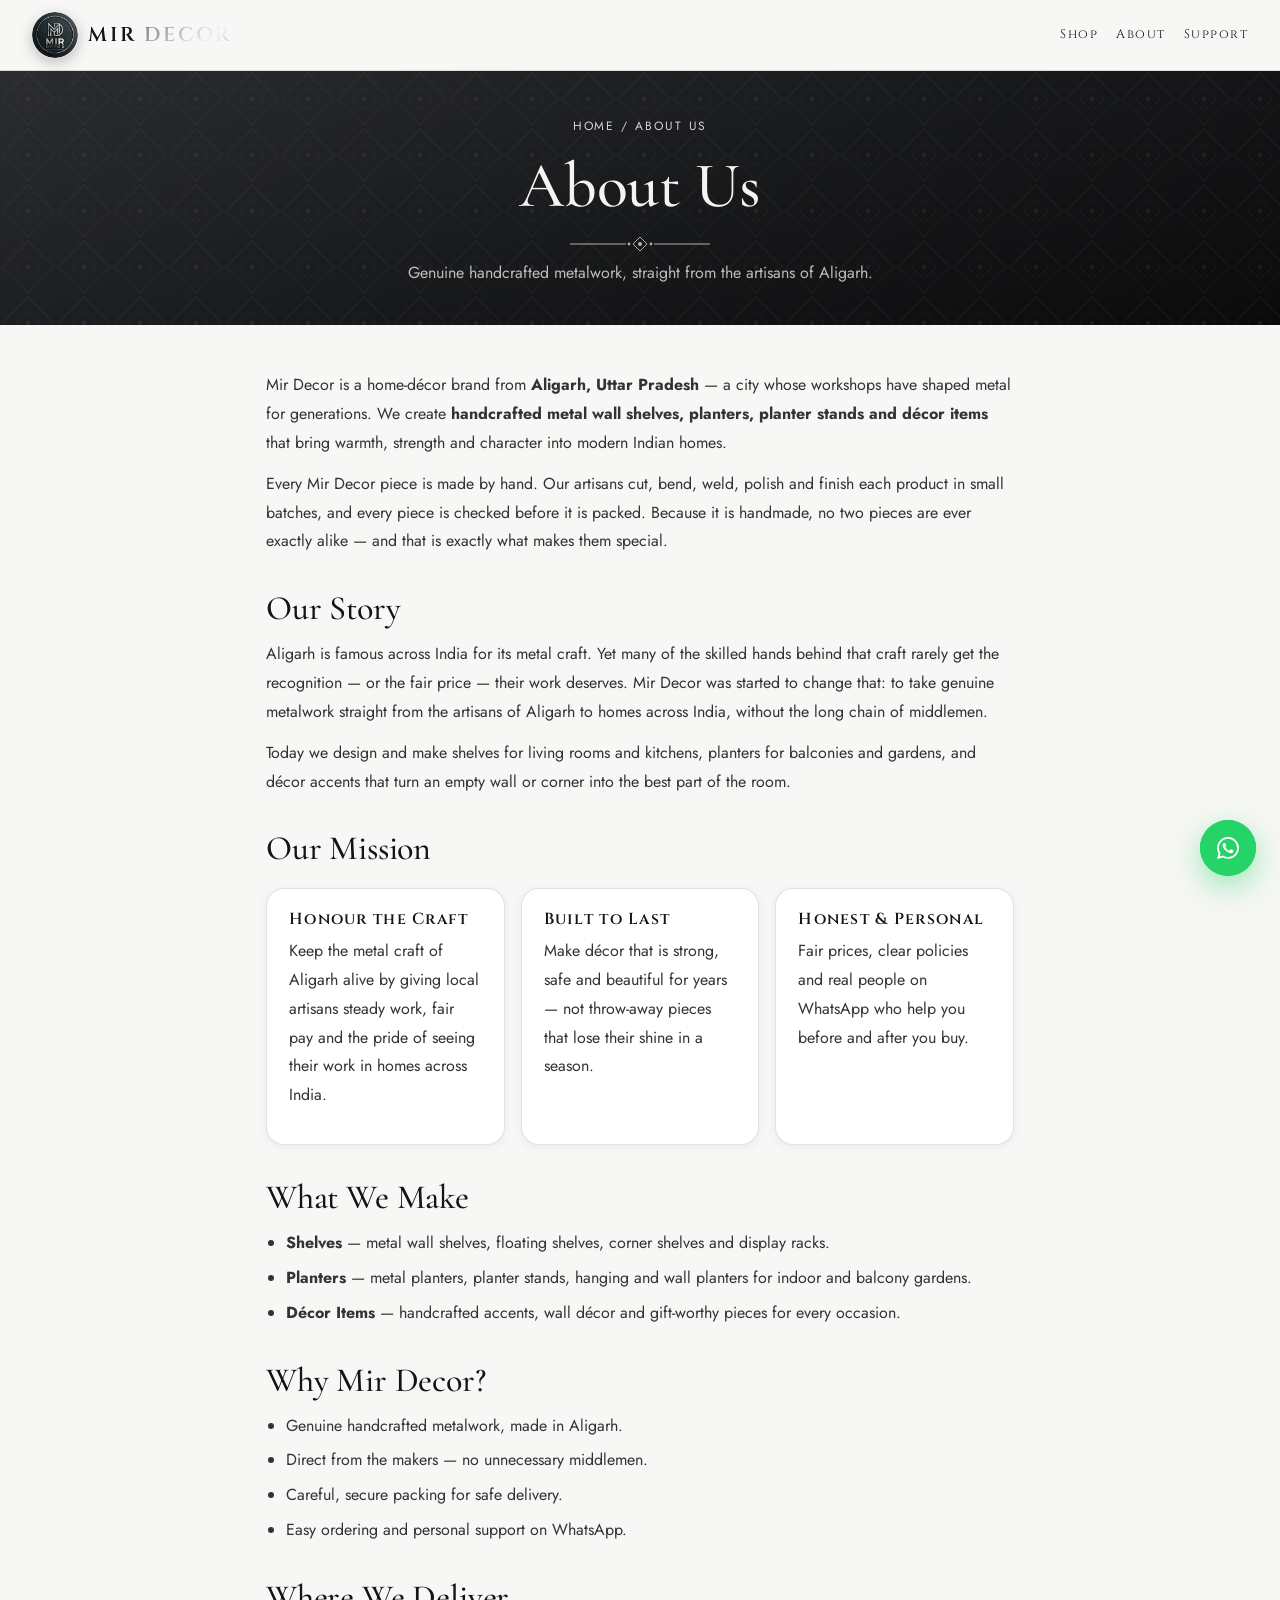
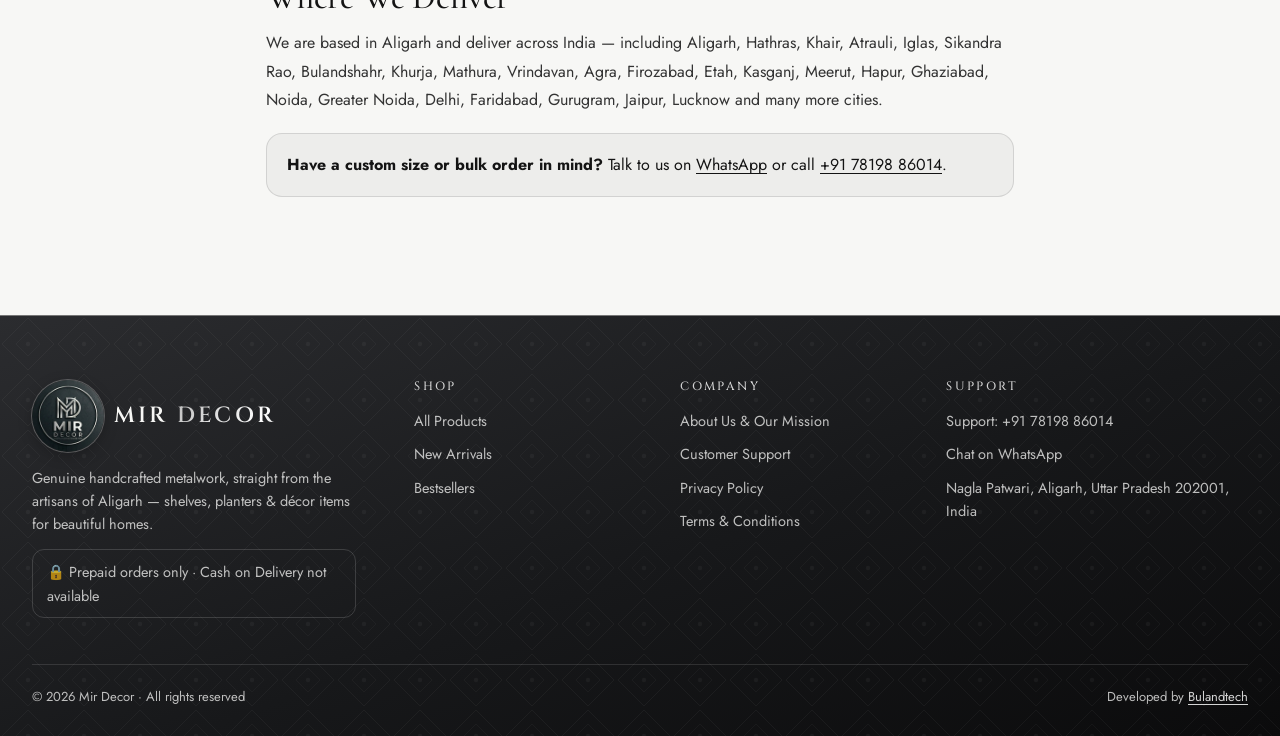
<file: about.html>
<!DOCTYPE html>
<html lang="en-IN">
<head>
  <meta charset="UTF-8" />
  <meta name="viewport" content="width=device-width, initial-scale=1, viewport-fit=cover" />
  <title>About Mir Decor – Handcrafted Metalwork from the Artisans of Aligarh</title>
  <meta name="description" content="Mir Decor makes handcrafted metal wall shelves, planters and décor items with the skilled artisans of Aligarh, Uttar Pradesh. Read our story and our mission." />
  <meta name="robots" content="index, follow" />
  <link rel="canonical" href="https://mirdecore.in/about.html" />
  <meta name="theme-color" content="#111111" />
  <meta property="og:type" content="website" />
  <meta property="og:site_name" content="Mir Decor" />
  <meta property="og:url" content="https://mirdecore.in/about.html" />
  <meta property="og:title" content="About Mir Decor – Handcrafted Metalwork from the Artisans of Aligarh" />
  <meta property="og:description" content="Mir Decor makes handcrafted metal wall shelves, planters and décor items with the skilled artisans of Aligarh, Uttar Pradesh. Read our story and our mission." />
  <meta property="og:image" content="https://mirdecore.in/images/logo-320.png" />
  <link rel="icon" type="image/png" href="images/favicon.png" />
  <link rel="apple-touch-icon" href="images/logo-160.png" />
  <link rel="preconnect" href="https://fonts.googleapis.com" />
  <link rel="preconnect" href="https://fonts.gstatic.com" crossorigin />
  <link href="https://fonts.googleapis.com/css2?family=Cinzel:wght@500;600;700&family=Cormorant+Garamond:ital,wght@0,500;0,600;0,700;1,500&family=Jost:wght@300;400;500;600&display=swap" rel="stylesheet" />
  <link rel="stylesheet" href="css/style.css?v=8" />
  <script type="application/ld+json">
[
 {
  "@context": "https://schema.org",
  "@type": "BreadcrumbList",
  "itemListElement": [
   {
    "@type": "ListItem",
    "position": 1,
    "name": "Home",
    "item": "https://mirdecore.in/"
   },
   {
    "@type": "ListItem",
    "position": 2,
    "name": "About Us",
    "item": "https://mirdecore.in/about.html"
   }
  ]
 },
 {
  "@context": "https://schema.org",
  "@type": "AboutPage",
  "url": "https://mirdecore.in/about.html",
  "name": "About Mir Decor",
  "about": {
   "@type": "Organization",
   "name": "Mir Decor",
   "url": "https://mirdecore.in/",
   "logo": "https://mirdecore.in/images/logo-320.png"
  }
 }
]
  </script>
</head>
<body class="static-page">
  <header class="static-header">
    <div class="container header-row">
      <a href="index.html" class="logo" aria-label="Mir Decor home">
        <img class="logo-img" src="images/logo-160.png" alt="" width="46" height="46" />
        <span class="logo-text">MIR <em>DECOR</em></span>
      </a>
      <nav aria-label="Main">
        <a href="index.html#/shop">Shop</a>
        <a href="about.html" class="hide-xs">About</a>
        <a href="support.html">Support</a>
      </nav>
    </div>
  </header>

  <main>
    <section class="page-hero">
      <div class="container">
        <div class="crumbs"><a href="index.html">Home</a> / About Us</div>
        <h1>About Us</h1>
        <p>Genuine handcrafted metalwork, straight from the artisans of Aligarh.</p>
      </div>
    </section>
    <article class="prose">
      <p>Mir Decor is a home-décor brand from <strong>Aligarh, Uttar Pradesh</strong> — a city whose workshops have shaped metal for generations. We create <strong>handcrafted metal wall shelves, planters, planter stands and décor items</strong> that bring warmth, strength and character into modern Indian homes.</p>
      <p>Every Mir Decor piece is made by hand. Our artisans cut, bend, weld, polish and finish each product in small batches, and every piece is checked before it is packed. Because it is handmade, no two pieces are ever exactly alike — and that is exactly what makes them special.</p>

      <h2>Our Story</h2>
      <p>Aligarh is famous across India for its metal craft. Yet many of the skilled hands behind that craft rarely get the recognition — or the fair price — their work deserves. Mir Decor was started to change that: to take genuine metalwork straight from the artisans of Aligarh to homes across India, without the long chain of middlemen.</p>
      <p>Today we design and make shelves for living rooms and kitchens, planters for balconies and gardens, and décor accents that turn an empty wall or corner into the best part of the room.</p>

      <h2>Our Mission</h2>
      <div class="mission-grid">
        <div class="mission-card"><h3>Honour the Craft</h3><p>Keep the metal craft of Aligarh alive by giving local artisans steady work, fair pay and the pride of seeing their work in homes across India.</p></div>
        <div class="mission-card"><h3>Built to Last</h3><p>Make décor that is strong, safe and beautiful for years — not throw-away pieces that lose their shine in a season.</p></div>
        <div class="mission-card"><h3>Honest &amp; Personal</h3><p>Fair prices, clear policies and real people on WhatsApp who help you before and after you buy.</p></div>
      </div>

      <h2>What We Make</h2>
      <ul>
        <li><strong>Shelves</strong> — metal wall shelves, floating shelves, corner shelves and display racks.</li>
        <li><strong>Planters</strong> — metal planters, planter stands, hanging and wall planters for indoor and balcony gardens.</li>
        <li><strong>Décor Items</strong> — handcrafted accents, wall décor and gift-worthy pieces for every occasion.</li>
      </ul>

      <h2>Why Mir Decor?</h2>
      <ul>
        <li>Genuine handcrafted metalwork, made in Aligarh.</li>
        <li>Direct from the makers — no unnecessary middlemen.</li>
        <li>Careful, secure packing for safe delivery.</li>
        <li>Easy ordering and personal support on WhatsApp.</li>
      </ul>

      <h2>Where We Deliver</h2>
      <p>We are based in Aligarh and deliver across India — including Aligarh, Hathras, Khair, Atrauli, Iglas, Sikandra Rao, Bulandshahr, Khurja, Mathura, Vrindavan, Agra, Firozabad, Etah, Kasganj, Meerut, Hapur, Ghaziabad, Noida, Greater Noida, Delhi, Faridabad, Gurugram, Jaipur, Lucknow and many more cities.</p>

      <div class="callout"><b>Have a custom size or bulk order in mind?</b> Talk to us on <a href="https://wa.me/917819886014" target="_blank" rel="noopener">WhatsApp</a> or call <a href="tel:+917819886014">+91 78198 86014</a>.</div>

    </article>
  </main>

  <footer class="site-footer">
    <div class="container">
      <div class="footer-grid">
        <div>
          <a href="index.html" class="logo logo-lg"><img class="logo-img" src="images/logo-160.png" alt="Mir Decor logo" width="72" height="72" loading="lazy" /><span class="logo-text">MIR <em>DECOR</em></span></a>
          <p>Genuine handcrafted metalwork, straight from the artisans of Aligarh — shelves, planters &amp; décor items for beautiful homes.</p>
          <p class="footer-note">🔒 Prepaid orders only · Cash on Delivery not available</p>
        </div>
        <div>
          <h4>Shop</h4>
          <ul>
            <li><a href="index.html#/shop">All Products</a></li>
            <li><a href="index.html#/shop?sort=new">New Arrivals</a></li>
            <li><a href="index.html#/shop?sort=best">Bestsellers</a></li>
          </ul>
        </div>
        <div>
          <h4>Company</h4>
          <ul>
            <li><a href="about.html">About Us &amp; Our Mission</a></li>
            <li><a href="support.html">Customer Support</a></li>
            <li><a href="privacy-policy.html">Privacy Policy</a></li>
            <li><a href="terms.html">Terms &amp; Conditions</a></li>
          </ul>
        </div>
        <div>
          <h4>Support</h4>
          <ul>
            <li><a href="tel:+917819886014">Support: +91 78198 86014</a></li>
            <li><a href="https://wa.me/917819886014" target="_blank" rel="noopener">Chat on WhatsApp</a></li>
            <li><span>Nagla Patwari, Aligarh, Uttar Pradesh 202001, India</span></li>
          </ul>
        </div>
      </div>
      <div class="footer-bottom">
        <span>© 2026 Mir Decor · All rights reserved</span>
        <span class="dev-credit">Developed by <a href="mailto:support@bulandtech.in?subject=Mir%20Decor%20Website%20Support" title="Email support@bulandtech.in">Bulandtech</a></span>
      </div>
    </div>
  </footer>
  <a class="wa-float" href="https://wa.me/917819886014" target="_blank" rel="noopener" aria-label="Chat on WhatsApp"><svg viewBox="0 0 24 24" width="22" height="22" fill="currentColor" aria-hidden="true"><path d="M17.47 14.38c-.3-.15-1.76-.87-2.03-.97-.27-.1-.47-.15-.67.15-.2.3-.77.97-.94 1.16-.17.2-.35.22-.64.07-.3-.15-1.26-.46-2.39-1.47-.88-.79-1.48-1.76-1.65-2.06-.17-.3-.02-.46.13-.6.13-.14.3-.35.45-.52.15-.17.2-.3.3-.5.1-.2.05-.37-.03-.52-.07-.15-.67-1.61-.92-2.2-.24-.58-.49-.5-.67-.51h-.57c-.2 0-.52.07-.79.37-.27.3-1.04 1.02-1.04 2.48s1.06 2.88 1.21 3.07c.15.2 2.1 3.2 5.08 4.49.71.31 1.26.49 1.7.63.71.22 1.36.19 1.87.12.57-.09 1.76-.72 2-1.41.25-.7.25-1.29.18-1.41-.08-.13-.28-.2-.57-.35M12.05 21.78a9.87 9.87 0 0 1-5.03-1.38l-.36-.21-3.74.98 1-3.65-.24-.37a9.86 9.86 0 0 1-1.51-5.26c0-5.45 4.44-9.88 9.89-9.88a9.87 9.87 0 0 1 9.88 9.89c0 5.45-4.44 9.88-9.89 9.88M20.46 3.49A11.82 11.82 0 0 0 12.05 0C5.5 0 .16 5.34.16 11.89c0 2.1.55 4.14 1.59 5.95L.06 24l6.3-1.65a11.88 11.88 0 0 0 5.69 1.45c6.55 0 11.89-5.34 11.89-11.89 0-3.18-1.24-6.17-3.48-8.42z"/></svg></a>
</body>
</html>
</file>
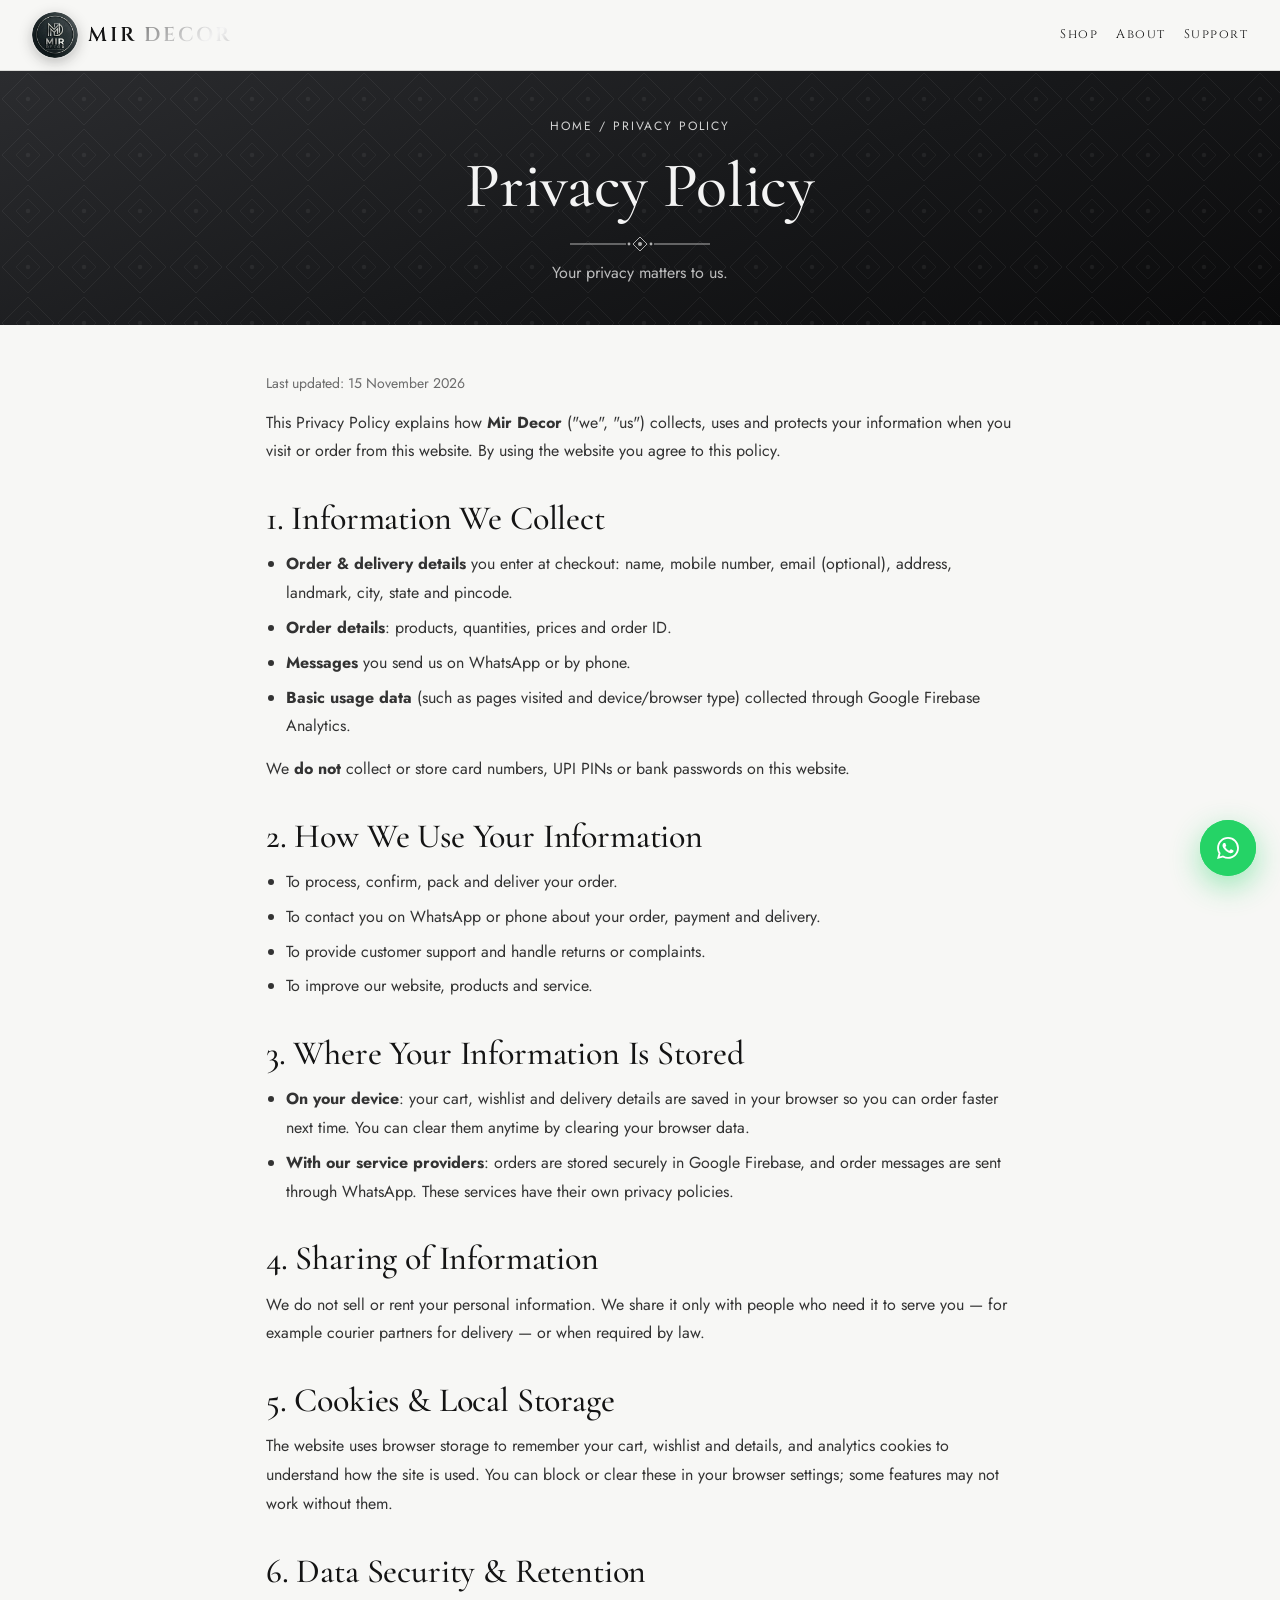
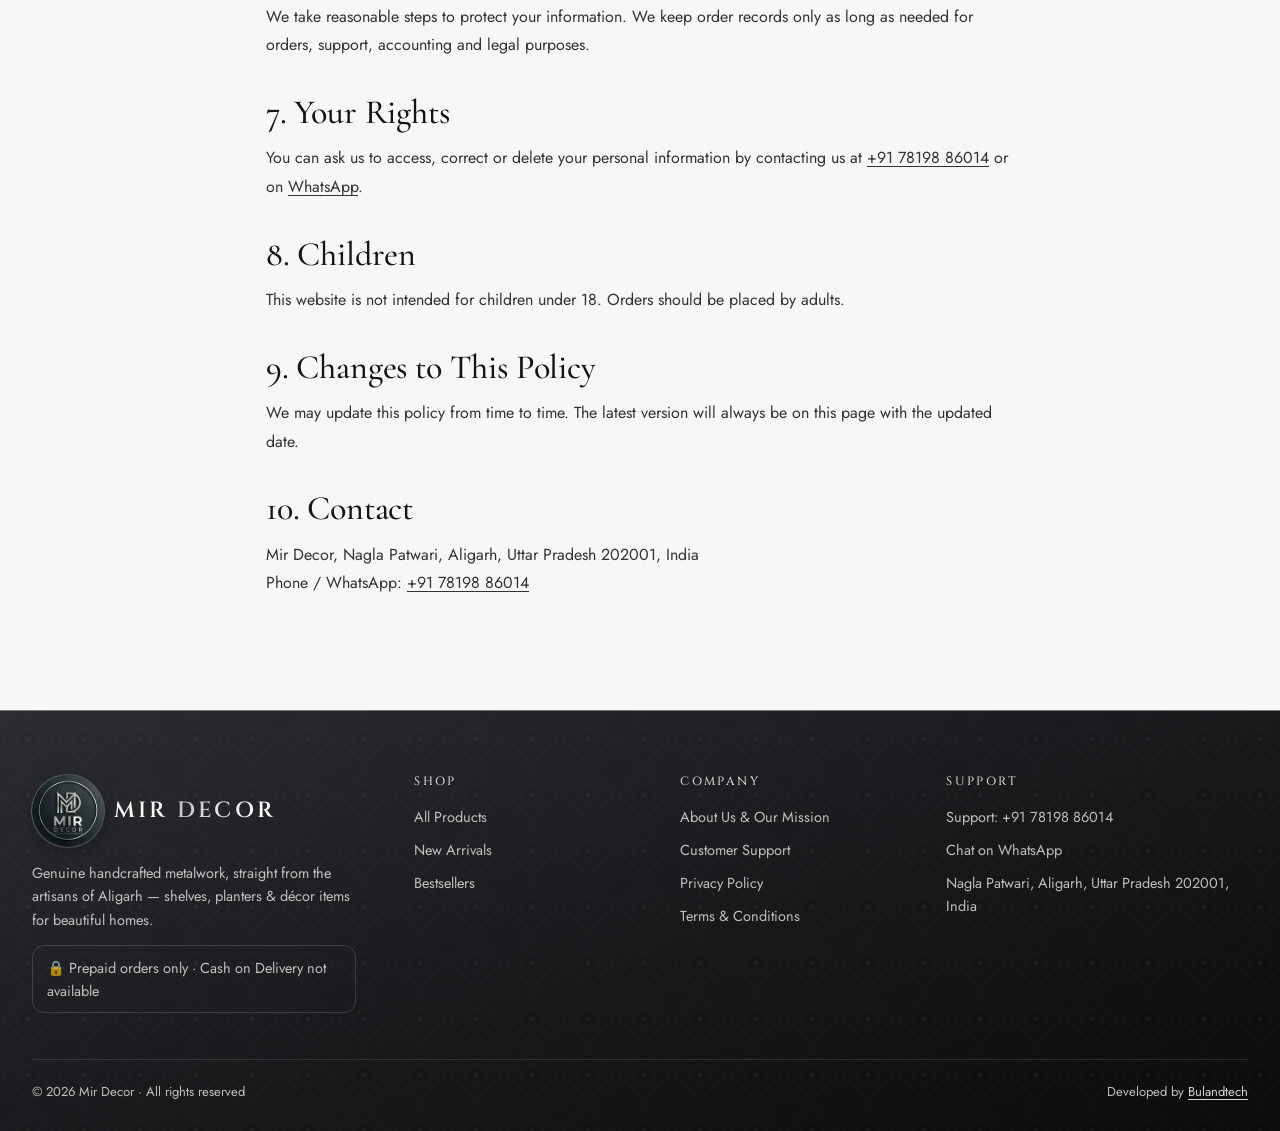
<file: privacy-policy.html>
<!DOCTYPE html>
<html lang="en-IN">
<head>
  <meta charset="UTF-8" />
  <meta name="viewport" content="width=device-width, initial-scale=1, viewport-fit=cover" />
  <title>Privacy Policy – Mir Decor</title>
  <meta name="description" content="How Mir Decor collects, uses and protects your personal information when you shop handcrafted shelves, planters and décor online." />
  <meta name="robots" content="index, follow" />
  <link rel="canonical" href="https://mirdecore.in/privacy-policy.html" />
  <meta name="theme-color" content="#111111" />
  <meta property="og:type" content="website" />
  <meta property="og:site_name" content="Mir Decor" />
  <meta property="og:url" content="https://mirdecore.in/privacy-policy.html" />
  <meta property="og:title" content="Privacy Policy – Mir Decor" />
  <meta property="og:description" content="How Mir Decor collects, uses and protects your personal information when you shop handcrafted shelves, planters and décor online." />
  <meta property="og:image" content="https://mirdecore.in/images/logo-320.png" />
  <link rel="icon" type="image/png" href="images/favicon.png" />
  <link rel="apple-touch-icon" href="images/logo-160.png" />
  <link rel="preconnect" href="https://fonts.googleapis.com" />
  <link rel="preconnect" href="https://fonts.gstatic.com" crossorigin />
  <link href="https://fonts.googleapis.com/css2?family=Cinzel:wght@500;600;700&family=Cormorant+Garamond:ital,wght@0,500;0,600;0,700;1,500&family=Jost:wght@300;400;500;600&display=swap" rel="stylesheet" />
  <link rel="stylesheet" href="css/style.css?v=8" />
  <script type="application/ld+json">
[
 {
  "@context": "https://schema.org",
  "@type": "BreadcrumbList",
  "itemListElement": [
   {
    "@type": "ListItem",
    "position": 1,
    "name": "Home",
    "item": "https://mirdecore.in/"
   },
   {
    "@type": "ListItem",
    "position": 2,
    "name": "Privacy Policy",
    "item": "https://mirdecore.in/privacy-policy.html"
   }
  ]
 }
]
  </script>
</head>
<body class="static-page">
  <header class="static-header">
    <div class="container header-row">
      <a href="index.html" class="logo" aria-label="Mir Decor home">
        <img class="logo-img" src="images/logo-160.png" alt="" width="46" height="46" />
        <span class="logo-text">MIR <em>DECOR</em></span>
      </a>
      <nav aria-label="Main">
        <a href="index.html#/shop">Shop</a>
        <a href="about.html" class="hide-xs">About</a>
        <a href="support.html">Support</a>
      </nav>
    </div>
  </header>

  <main>
    <section class="page-hero">
      <div class="container">
        <div class="crumbs"><a href="index.html">Home</a> / Privacy Policy</div>
        <h1>Privacy Policy</h1>
        <p>Your privacy matters to us.</p>
      </div>
    </section>
    <article class="prose">
      <p class="updated">Last updated: 15 November 2026</p>
      <p>This Privacy Policy explains how <strong>Mir Decor</strong> ("we", "us") collects, uses and protects your information when you visit or order from this website. By using the website you agree to this policy.</p>

      <h2>1. Information We Collect</h2>
      <ul>
        <li><strong>Order &amp; delivery details</strong> you enter at checkout: name, mobile number, email (optional), address, landmark, city, state and pincode.</li>
        <li><strong>Order details</strong>: products, quantities, prices and order ID.</li>
        <li><strong>Messages</strong> you send us on WhatsApp or by phone.</li>
        <li><strong>Basic usage data</strong> (such as pages visited and device/browser type) collected through Google Firebase Analytics.</li>
      </ul>
      <p>We <strong>do not</strong> collect or store card numbers, UPI PINs or bank passwords on this website.</p>

      <h2>2. How We Use Your Information</h2>
      <ul>
        <li>To process, confirm, pack and deliver your order.</li>
        <li>To contact you on WhatsApp or phone about your order, payment and delivery.</li>
        <li>To provide customer support and handle returns or complaints.</li>
        <li>To improve our website, products and service.</li>
      </ul>

      <h2>3. Where Your Information Is Stored</h2>
      <ul>
        <li><strong>On your device</strong>: your cart, wishlist and delivery details are saved in your browser so you can order faster next time. You can clear them anytime by clearing your browser data.</li>
        <li><strong>With our service providers</strong>: orders are stored securely in Google Firebase, and order messages are sent through WhatsApp. These services have their own privacy policies.</li>
      </ul>

      <h2>4. Sharing of Information</h2>
      <p>We do not sell or rent your personal information. We share it only with people who need it to serve you — for example courier partners for delivery — or when required by law.</p>

      <h2>5. Cookies &amp; Local Storage</h2>
      <p>The website uses browser storage to remember your cart, wishlist and details, and analytics cookies to understand how the site is used. You can block or clear these in your browser settings; some features may not work without them.</p>

      <h2>6. Data Security &amp; Retention</h2>
      <p>We take reasonable steps to protect your information. We keep order records only as long as needed for orders, support, accounting and legal purposes.</p>

      <h2>7. Your Rights</h2>
      <p>You can ask us to access, correct or delete your personal information by contacting us at <a href="tel:+917819886014">+91 78198 86014</a> or on <a href="https://wa.me/917819886014" target="_blank" rel="noopener">WhatsApp</a>.</p>

      <h2>8. Children</h2>
      <p>This website is not intended for children under 18. Orders should be placed by adults.</p>

      <h2>9. Changes to This Policy</h2>
      <p>We may update this policy from time to time. The latest version will always be on this page with the updated date.</p>

      <h2>10. Contact</h2>
      <p>Mir Decor, Nagla Patwari, Aligarh, Uttar Pradesh 202001, India<br />Phone / WhatsApp: <a href="tel:+917819886014">+91 78198 86014</a></p>

    </article>
  </main>

  <footer class="site-footer">
    <div class="container">
      <div class="footer-grid">
        <div>
          <a href="index.html" class="logo logo-lg"><img class="logo-img" src="images/logo-160.png" alt="Mir Decor logo" width="72" height="72" loading="lazy" /><span class="logo-text">MIR <em>DECOR</em></span></a>
          <p>Genuine handcrafted metalwork, straight from the artisans of Aligarh — shelves, planters &amp; décor items for beautiful homes.</p>
          <p class="footer-note">🔒 Prepaid orders only · Cash on Delivery not available</p>
        </div>
        <div>
          <h4>Shop</h4>
          <ul>
            <li><a href="index.html#/shop">All Products</a></li>
            <li><a href="index.html#/shop?sort=new">New Arrivals</a></li>
            <li><a href="index.html#/shop?sort=best">Bestsellers</a></li>
          </ul>
        </div>
        <div>
          <h4>Company</h4>
          <ul>
            <li><a href="about.html">About Us &amp; Our Mission</a></li>
            <li><a href="support.html">Customer Support</a></li>
            <li><a href="privacy-policy.html">Privacy Policy</a></li>
            <li><a href="terms.html">Terms &amp; Conditions</a></li>
          </ul>
        </div>
        <div>
          <h4>Support</h4>
          <ul>
            <li><a href="tel:+917819886014">Support: +91 78198 86014</a></li>
            <li><a href="https://wa.me/917819886014" target="_blank" rel="noopener">Chat on WhatsApp</a></li>
            <li><span>Nagla Patwari, Aligarh, Uttar Pradesh 202001, India</span></li>
          </ul>
        </div>
      </div>
      <div class="footer-bottom">
        <span>© 2026 Mir Decor · All rights reserved</span>
        <span class="dev-credit">Developed by <a href="mailto:support@bulandtech.in?subject=Mir%20Decor%20Website%20Support" title="Email support@bulandtech.in">Bulandtech</a></span>
      </div>
    </div>
  </footer>
  <a class="wa-float" href="https://wa.me/917819886014" target="_blank" rel="noopener" aria-label="Chat on WhatsApp"><svg viewBox="0 0 24 24" width="22" height="22" fill="currentColor" aria-hidden="true"><path d="M17.47 14.38c-.3-.15-1.76-.87-2.03-.97-.27-.1-.47-.15-.67.15-.2.3-.77.97-.94 1.16-.17.2-.35.22-.64.07-.3-.15-1.26-.46-2.39-1.47-.88-.79-1.48-1.76-1.65-2.06-.17-.3-.02-.46.13-.6.13-.14.3-.35.45-.52.15-.17.2-.3.3-.5.1-.2.05-.37-.03-.52-.07-.15-.67-1.61-.92-2.2-.24-.58-.49-.5-.67-.51h-.57c-.2 0-.52.07-.79.37-.27.3-1.04 1.02-1.04 2.48s1.06 2.88 1.21 3.07c.15.2 2.1 3.2 5.08 4.49.71.31 1.26.49 1.7.63.71.22 1.36.19 1.87.12.57-.09 1.76-.72 2-1.41.25-.7.25-1.29.18-1.41-.08-.13-.28-.2-.57-.35M12.05 21.78a9.87 9.87 0 0 1-5.03-1.38l-.36-.21-3.74.98 1-3.65-.24-.37a9.86 9.86 0 0 1-1.51-5.26c0-5.45 4.44-9.88 9.89-9.88a9.87 9.87 0 0 1 9.88 9.89c0 5.45-4.44 9.88-9.89 9.88M20.46 3.49A11.82 11.82 0 0 0 12.05 0C5.5 0 .16 5.34.16 11.89c0 2.1.55 4.14 1.59 5.95L.06 24l6.3-1.65a11.88 11.88 0 0 0 5.69 1.45c6.55 0 11.89-5.34 11.89-11.89 0-3.18-1.24-6.17-3.48-8.42z"/></svg></a>
</body>
</html>
</file>
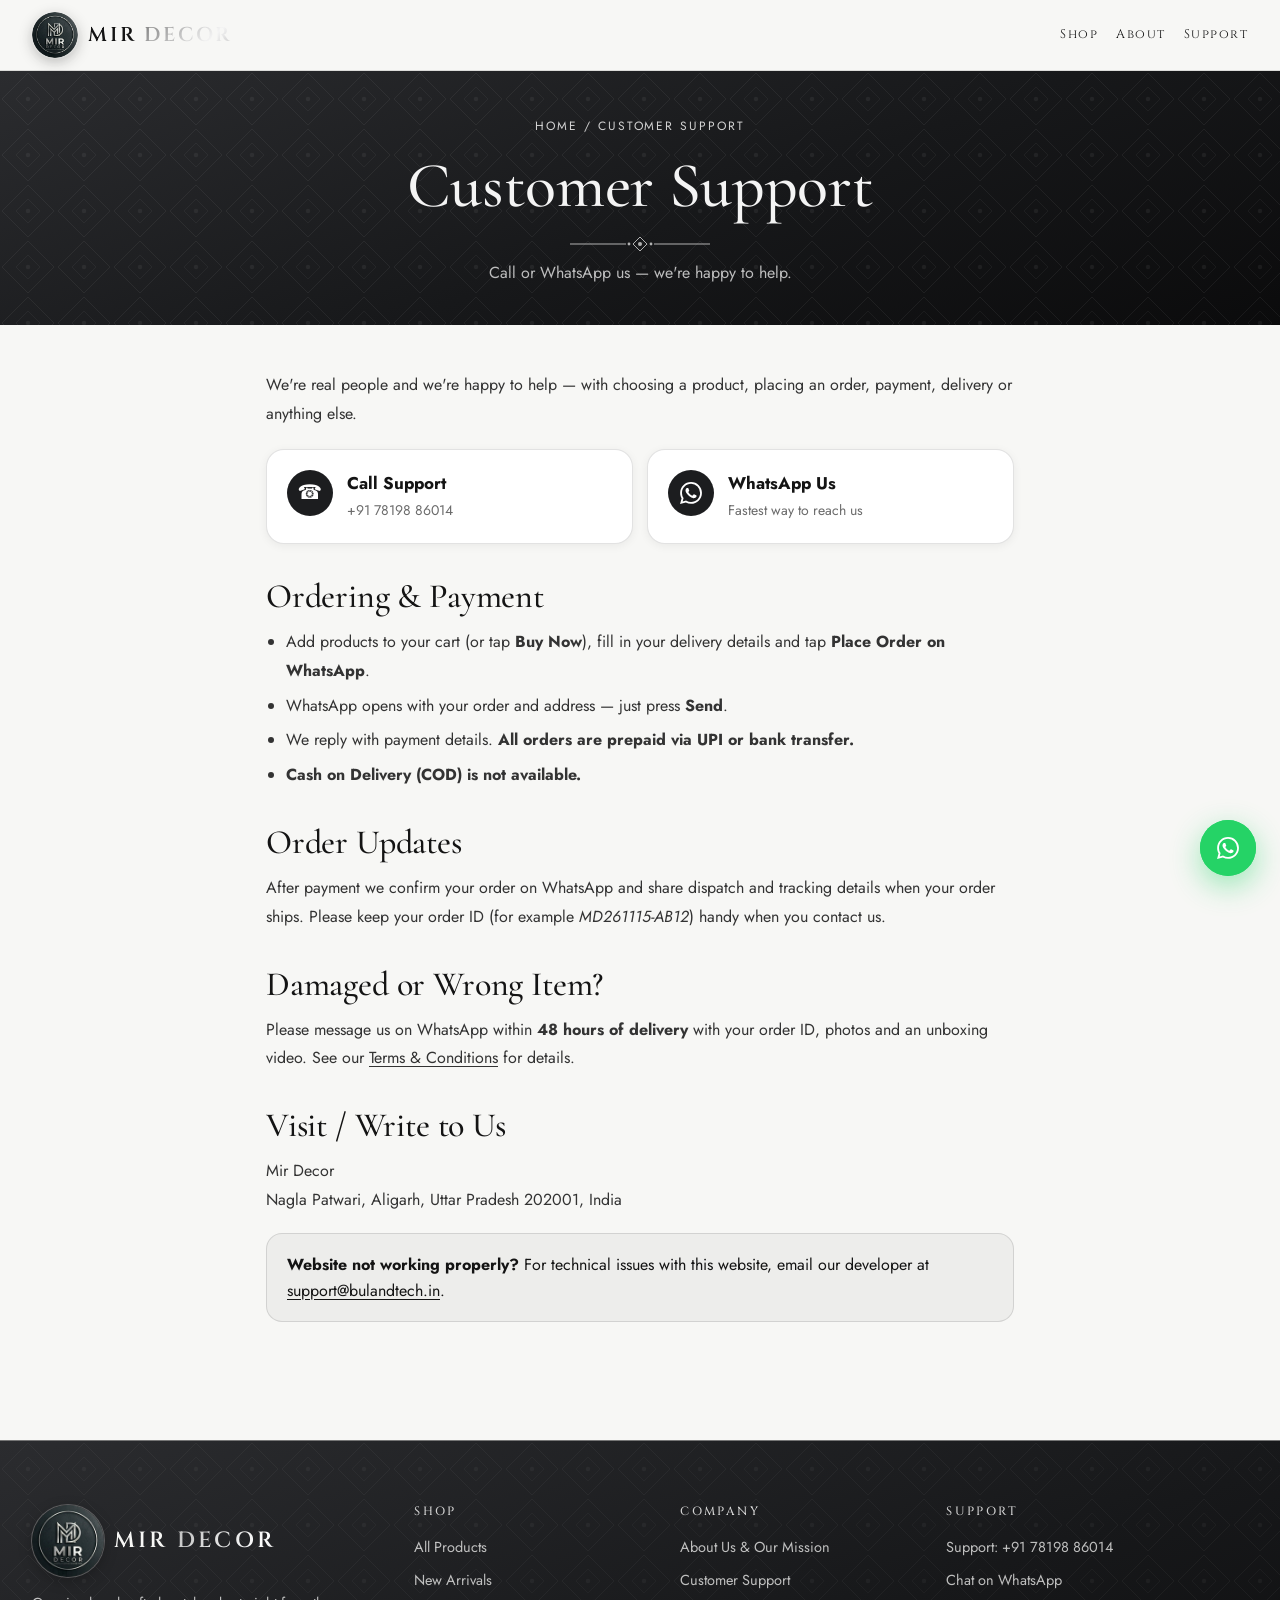
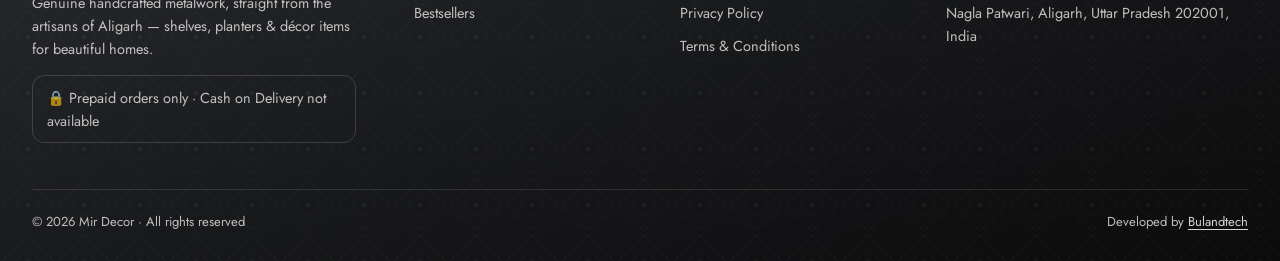
<file: support.html>
<!DOCTYPE html>
<html lang="en-IN">
<head>
  <meta charset="UTF-8" />
  <meta name="viewport" content="width=device-width, initial-scale=1, viewport-fit=cover" />
  <title>Customer Support – Mir Decor Aligarh | Call or WhatsApp +91 78198 86014</title>
  <meta name="description" content="Need help with a Mir Decor order? Call or WhatsApp +91 78198 86014 for help with products, prepaid payment, delivery and returns." />
  <meta name="robots" content="index, follow" />
  <link rel="canonical" href="https://mirdecore.in/support.html" />
  <meta name="theme-color" content="#111111" />
  <meta property="og:type" content="website" />
  <meta property="og:site_name" content="Mir Decor" />
  <meta property="og:url" content="https://mirdecore.in/support.html" />
  <meta property="og:title" content="Customer Support – Mir Decor Aligarh | Call or WhatsApp +91 78198 86014" />
  <meta property="og:description" content="Need help with a Mir Decor order? Call or WhatsApp +91 78198 86014 for help with products, prepaid payment, delivery and returns." />
  <meta property="og:image" content="https://mirdecore.in/images/logo-320.png" />
  <link rel="icon" type="image/png" href="images/favicon.png" />
  <link rel="apple-touch-icon" href="images/logo-160.png" />
  <link rel="preconnect" href="https://fonts.googleapis.com" />
  <link rel="preconnect" href="https://fonts.gstatic.com" crossorigin />
  <link href="https://fonts.googleapis.com/css2?family=Cinzel:wght@500;600;700&family=Cormorant+Garamond:ital,wght@0,500;0,600;0,700;1,500&family=Jost:wght@300;400;500;600&display=swap" rel="stylesheet" />
  <link rel="stylesheet" href="css/style.css?v=8" />
  <script type="application/ld+json">
[
 {
  "@context": "https://schema.org",
  "@type": "BreadcrumbList",
  "itemListElement": [
   {
    "@type": "ListItem",
    "position": 1,
    "name": "Home",
    "item": "https://mirdecore.in/"
   },
   {
    "@type": "ListItem",
    "position": 2,
    "name": "Customer Support",
    "item": "https://mirdecore.in/support.html"
   }
  ]
 },
 {
  "@context": "https://schema.org",
  "@type": "ContactPage",
  "url": "https://mirdecore.in/support.html",
  "name": "Mir Decor Customer Support",
  "mainEntity": {
   "@type": "Organization",
   "name": "Mir Decor",
   "contactPoint": {
    "@type": "ContactPoint",
    "telephone": "+91-7819886014",
    "contactType": "customer support",
    "areaServed": "IN"
   }
  }
 }
]
  </script>
</head>
<body class="static-page">
  <header class="static-header">
    <div class="container header-row">
      <a href="index.html" class="logo" aria-label="Mir Decor home">
        <img class="logo-img" src="images/logo-160.png" alt="" width="46" height="46" />
        <span class="logo-text">MIR <em>DECOR</em></span>
      </a>
      <nav aria-label="Main">
        <a href="index.html#/shop">Shop</a>
        <a href="about.html" class="hide-xs">About</a>
        <a href="support.html">Support</a>
      </nav>
    </div>
  </header>

  <main>
    <section class="page-hero">
      <div class="container">
        <div class="crumbs"><a href="index.html">Home</a> / Customer Support</div>
        <h1>Customer Support</h1>
        <p>Call or WhatsApp us — we're happy to help.</p>
      </div>
    </section>
    <article class="prose">
      <p>We're real people and we're happy to help — with choosing a product, placing an order, payment, delivery or anything else.</p>
      <div class="support-cards">
        <a class="support-card" href="tel:+917819886014"><span class="ico">☎</span><div><b>Call Support</b><span>+91 78198 86014</span></div></a>
        <a class="support-card" href="https://wa.me/917819886014?text=Hi%20Mir%20Decor!%20I%20need%20help." target="_blank" rel="noopener"><span class="ico"><svg viewBox="0 0 24 24" width="22" height="22" fill="currentColor" aria-hidden="true"><path d="M17.47 14.38c-.3-.15-1.76-.87-2.03-.97-.27-.1-.47-.15-.67.15-.2.3-.77.97-.94 1.16-.17.2-.35.22-.64.07-.3-.15-1.26-.46-2.39-1.47-.88-.79-1.48-1.76-1.65-2.06-.17-.3-.02-.46.13-.6.13-.14.3-.35.45-.52.15-.17.2-.3.3-.5.1-.2.05-.37-.03-.52-.07-.15-.67-1.61-.92-2.2-.24-.58-.49-.5-.67-.51h-.57c-.2 0-.52.07-.79.37-.27.3-1.04 1.02-1.04 2.48s1.06 2.88 1.21 3.07c.15.2 2.1 3.2 5.08 4.49.71.31 1.26.49 1.7.63.71.22 1.36.19 1.87.12.57-.09 1.76-.72 2-1.41.25-.7.25-1.29.18-1.41-.08-.13-.28-.2-.57-.35M12.05 21.78a9.87 9.87 0 0 1-5.03-1.38l-.36-.21-3.74.98 1-3.65-.24-.37a9.86 9.86 0 0 1-1.51-5.26c0-5.45 4.44-9.88 9.89-9.88a9.87 9.87 0 0 1 9.88 9.89c0 5.45-4.44 9.88-9.89 9.88M20.46 3.49A11.82 11.82 0 0 0 12.05 0C5.5 0 .16 5.34.16 11.89c0 2.1.55 4.14 1.59 5.95L.06 24l6.3-1.65a11.88 11.88 0 0 0 5.69 1.45c6.55 0 11.89-5.34 11.89-11.89 0-3.18-1.24-6.17-3.48-8.42z"/></svg></span><div><b>WhatsApp Us</b><span>Fastest way to reach us</span></div></a>
      </div>

      <h2>Ordering &amp; Payment</h2>
      <ul>
        <li>Add products to your cart (or tap <strong>Buy Now</strong>), fill in your delivery details and tap <strong>Place Order on WhatsApp</strong>.</li>
        <li>WhatsApp opens with your order and address — just press <strong>Send</strong>.</li>
        <li>We reply with payment details. <strong>All orders are prepaid via UPI or bank transfer.</strong></li>
        <li><strong>Cash on Delivery (COD) is not available.</strong></li>
      </ul>

      <h2>Order Updates</h2>
      <p>After payment we confirm your order on WhatsApp and share dispatch and tracking details when your order ships. Please keep your order ID (for example <em>MD261115-AB12</em>) handy when you contact us.</p>

      <h2>Damaged or Wrong Item?</h2>
      <p>Please message us on WhatsApp within <strong>48 hours of delivery</strong> with your order ID, photos and an unboxing video. See our <a href="terms.html">Terms &amp; Conditions</a> for details.</p>

      <h2>Visit / Write to Us</h2>
      <p>Mir Decor<br />Nagla Patwari, Aligarh, Uttar Pradesh 202001, India</p>

      <div class="callout"><b>Website not working properly?</b> For technical issues with this website, email our developer at <a href="mailto:support@bulandtech.in?subject=Mir%20Decor%20Website%20Support">support@bulandtech.in</a>.</div>

    </article>
  </main>

  <footer class="site-footer">
    <div class="container">
      <div class="footer-grid">
        <div>
          <a href="index.html" class="logo logo-lg"><img class="logo-img" src="images/logo-160.png" alt="Mir Decor logo" width="72" height="72" loading="lazy" /><span class="logo-text">MIR <em>DECOR</em></span></a>
          <p>Genuine handcrafted metalwork, straight from the artisans of Aligarh — shelves, planters &amp; décor items for beautiful homes.</p>
          <p class="footer-note">🔒 Prepaid orders only · Cash on Delivery not available</p>
        </div>
        <div>
          <h4>Shop</h4>
          <ul>
            <li><a href="index.html#/shop">All Products</a></li>
            <li><a href="index.html#/shop?sort=new">New Arrivals</a></li>
            <li><a href="index.html#/shop?sort=best">Bestsellers</a></li>
          </ul>
        </div>
        <div>
          <h4>Company</h4>
          <ul>
            <li><a href="about.html">About Us &amp; Our Mission</a></li>
            <li><a href="support.html">Customer Support</a></li>
            <li><a href="privacy-policy.html">Privacy Policy</a></li>
            <li><a href="terms.html">Terms &amp; Conditions</a></li>
          </ul>
        </div>
        <div>
          <h4>Support</h4>
          <ul>
            <li><a href="tel:+917819886014">Support: +91 78198 86014</a></li>
            <li><a href="https://wa.me/917819886014" target="_blank" rel="noopener">Chat on WhatsApp</a></li>
            <li><span>Nagla Patwari, Aligarh, Uttar Pradesh 202001, India</span></li>
          </ul>
        </div>
      </div>
      <div class="footer-bottom">
        <span>© 2026 Mir Decor · All rights reserved</span>
        <span class="dev-credit">Developed by <a href="mailto:support@bulandtech.in?subject=Mir%20Decor%20Website%20Support" title="Email support@bulandtech.in">Bulandtech</a></span>
      </div>
    </div>
  </footer>
  <a class="wa-float" href="https://wa.me/917819886014" target="_blank" rel="noopener" aria-label="Chat on WhatsApp"><svg viewBox="0 0 24 24" width="22" height="22" fill="currentColor" aria-hidden="true"><path d="M17.47 14.38c-.3-.15-1.76-.87-2.03-.97-.27-.1-.47-.15-.67.15-.2.3-.77.97-.94 1.16-.17.2-.35.22-.64.07-.3-.15-1.26-.46-2.39-1.47-.88-.79-1.48-1.76-1.65-2.06-.17-.3-.02-.46.13-.6.13-.14.3-.35.45-.52.15-.17.2-.3.3-.5.1-.2.05-.37-.03-.52-.07-.15-.67-1.61-.92-2.2-.24-.58-.49-.5-.67-.51h-.57c-.2 0-.52.07-.79.37-.27.3-1.04 1.02-1.04 2.48s1.06 2.88 1.21 3.07c.15.2 2.1 3.2 5.08 4.49.71.31 1.26.49 1.7.63.71.22 1.36.19 1.87.12.57-.09 1.76-.72 2-1.41.25-.7.25-1.29.18-1.41-.08-.13-.28-.2-.57-.35M12.05 21.78a9.87 9.87 0 0 1-5.03-1.38l-.36-.21-3.74.98 1-3.65-.24-.37a9.86 9.86 0 0 1-1.51-5.26c0-5.45 4.44-9.88 9.89-9.88a9.87 9.87 0 0 1 9.88 9.89c0 5.45-4.44 9.88-9.89 9.88M20.46 3.49A11.82 11.82 0 0 0 12.05 0C5.5 0 .16 5.34.16 11.89c0 2.1.55 4.14 1.59 5.95L.06 24l6.3-1.65a11.88 11.88 0 0 0 5.69 1.45c6.55 0 11.89-5.34 11.89-11.89 0-3.18-1.24-6.17-3.48-8.42z"/></svg></a>
</body>
</html>
</file>
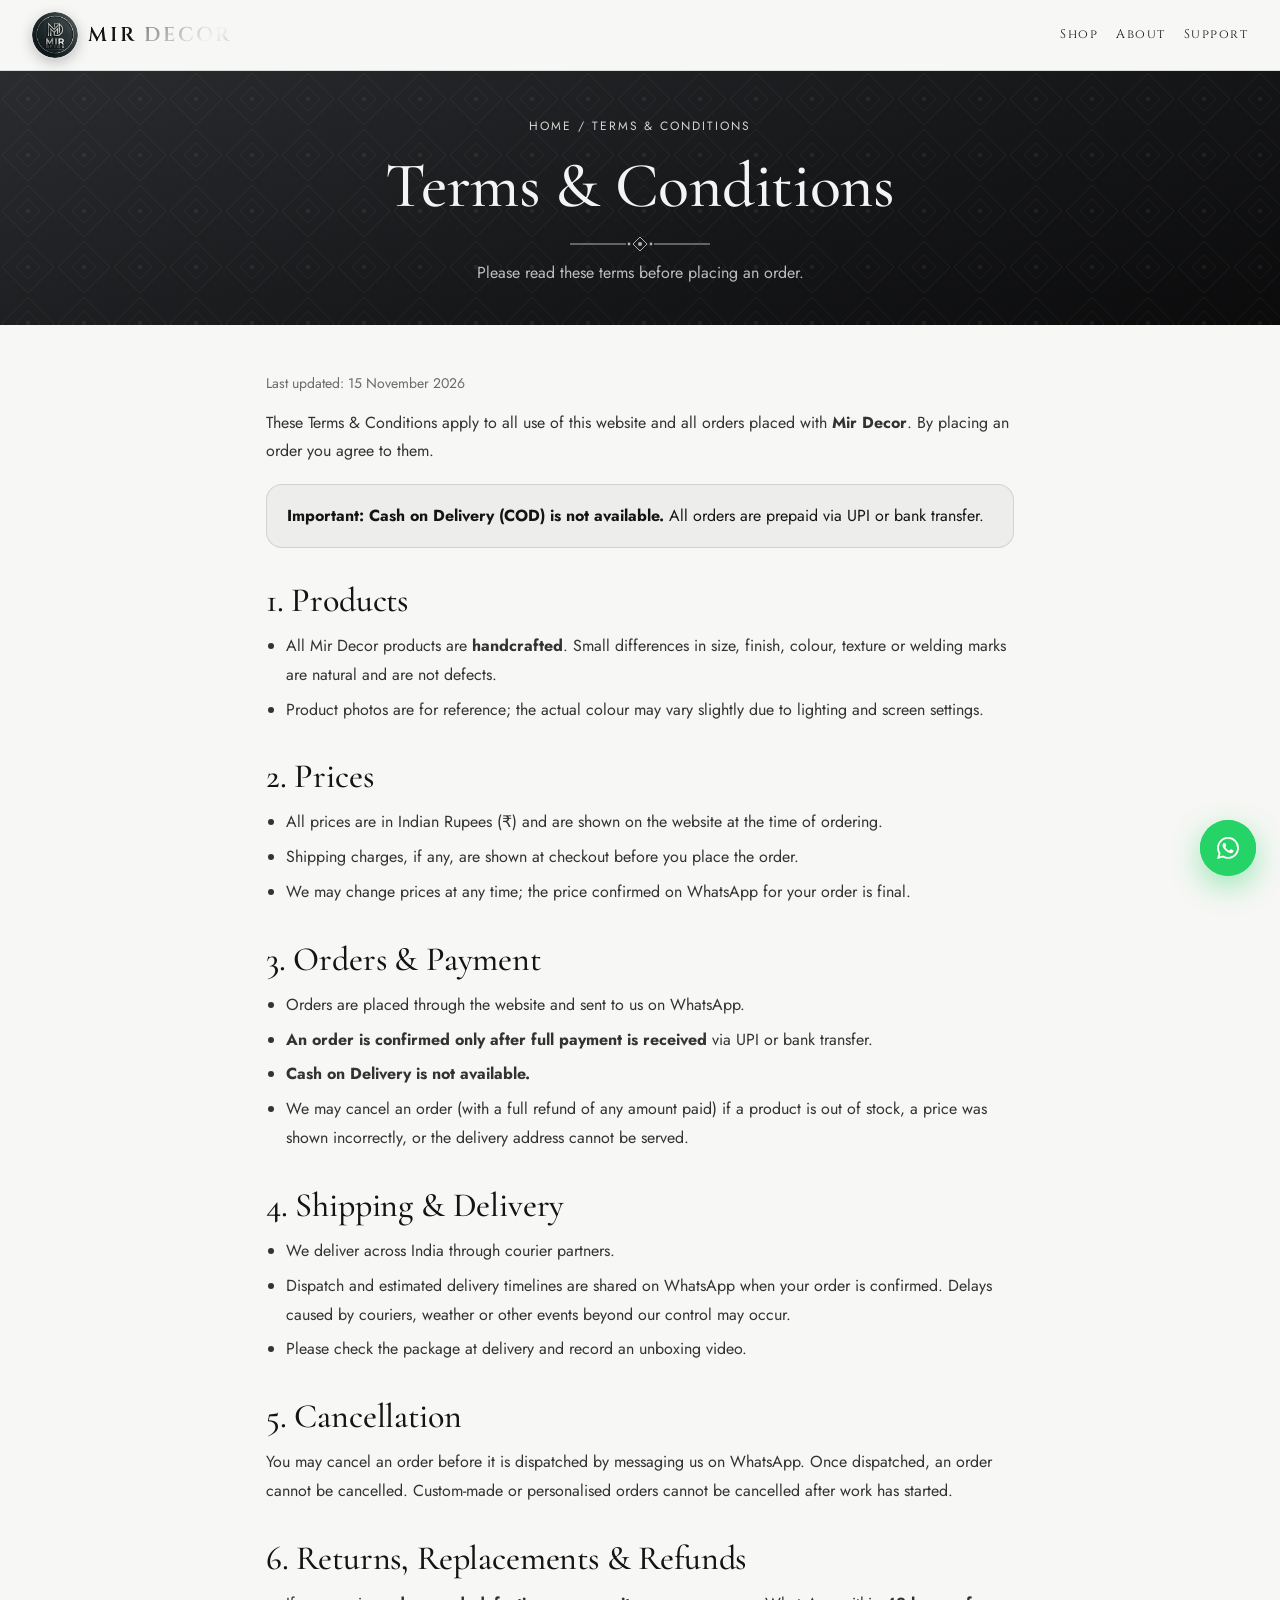
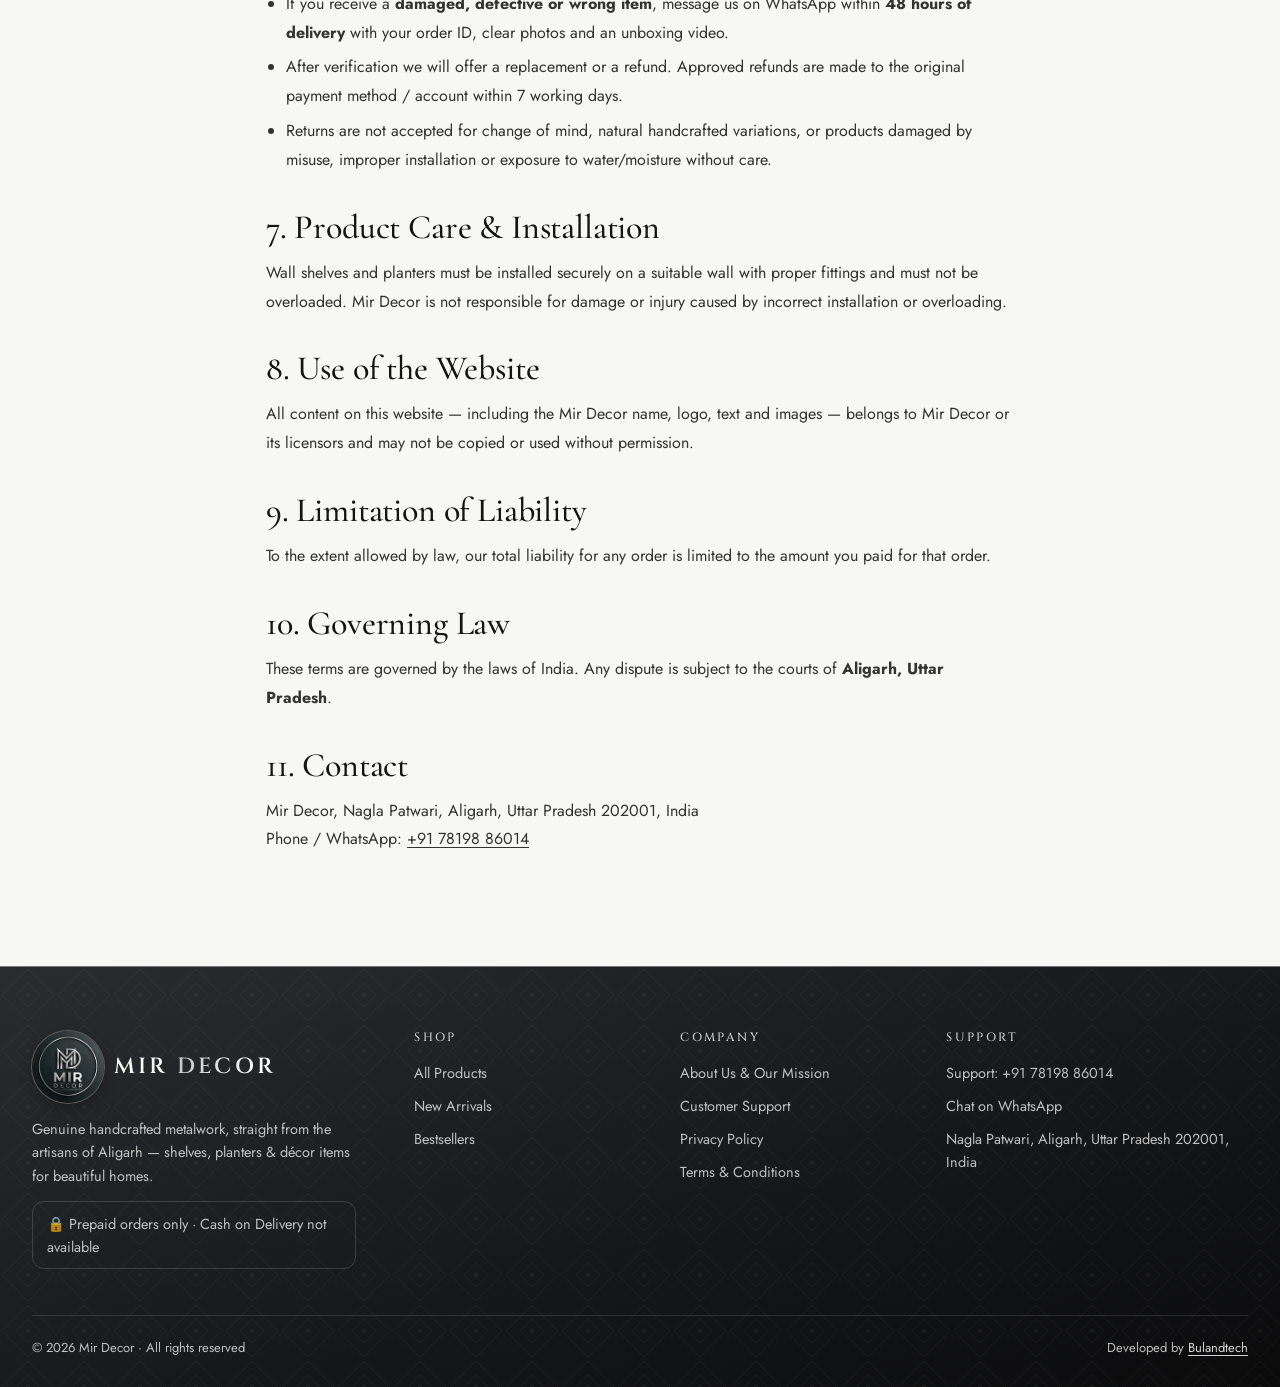
<file: terms.html>
<!DOCTYPE html>
<html lang="en-IN">
<head>
  <meta charset="UTF-8" />
  <meta name="viewport" content="width=device-width, initial-scale=1, viewport-fit=cover" />
  <title>Terms & Conditions – Mir Decor | Prepaid Orders, Shipping & Returns</title>
  <meta name="description" content="Mir Decor terms and conditions: prepaid orders only (no Cash on Delivery), shipping, cancellation, returns and refunds for handcrafted metal décor." />
  <meta name="robots" content="index, follow" />
  <link rel="canonical" href="https://mirdecore.in/terms.html" />
  <meta name="theme-color" content="#111111" />
  <meta property="og:type" content="website" />
  <meta property="og:site_name" content="Mir Decor" />
  <meta property="og:url" content="https://mirdecore.in/terms.html" />
  <meta property="og:title" content="Terms & Conditions – Mir Decor | Prepaid Orders, Shipping & Returns" />
  <meta property="og:description" content="Mir Decor terms and conditions: prepaid orders only (no Cash on Delivery), shipping, cancellation, returns and refunds for handcrafted metal décor." />
  <meta property="og:image" content="https://mirdecore.in/images/logo-320.png" />
  <link rel="icon" type="image/png" href="images/favicon.png" />
  <link rel="apple-touch-icon" href="images/logo-160.png" />
  <link rel="preconnect" href="https://fonts.googleapis.com" />
  <link rel="preconnect" href="https://fonts.gstatic.com" crossorigin />
  <link href="https://fonts.googleapis.com/css2?family=Cinzel:wght@500;600;700&family=Cormorant+Garamond:ital,wght@0,500;0,600;0,700;1,500&family=Jost:wght@300;400;500;600&display=swap" rel="stylesheet" />
  <link rel="stylesheet" href="css/style.css?v=8" />
  <script type="application/ld+json">
[
 {
  "@context": "https://schema.org",
  "@type": "BreadcrumbList",
  "itemListElement": [
   {
    "@type": "ListItem",
    "position": 1,
    "name": "Home",
    "item": "https://mirdecore.in/"
   },
   {
    "@type": "ListItem",
    "position": 2,
    "name": "Terms & Conditions",
    "item": "https://mirdecore.in/terms.html"
   }
  ]
 }
]
  </script>
</head>
<body class="static-page">
  <header class="static-header">
    <div class="container header-row">
      <a href="index.html" class="logo" aria-label="Mir Decor home">
        <img class="logo-img" src="images/logo-160.png" alt="" width="46" height="46" />
        <span class="logo-text">MIR <em>DECOR</em></span>
      </a>
      <nav aria-label="Main">
        <a href="index.html#/shop">Shop</a>
        <a href="about.html" class="hide-xs">About</a>
        <a href="support.html">Support</a>
      </nav>
    </div>
  </header>

  <main>
    <section class="page-hero">
      <div class="container">
        <div class="crumbs"><a href="index.html">Home</a> / Terms &amp; Conditions</div>
        <h1>Terms &amp; Conditions</h1>
        <p>Please read these terms before placing an order.</p>
      </div>
    </section>
    <article class="prose">
      <p class="updated">Last updated: 15 November 2026</p>
      <p>These Terms &amp; Conditions apply to all use of this website and all orders placed with <strong>Mir Decor</strong>. By placing an order you agree to them.</p>

      <div class="callout"><b>Important: Cash on Delivery (COD) is not available.</b> All orders are prepaid via UPI or bank transfer.</div>

      <h2>1. Products</h2>
      <ul>
        <li>All Mir Decor products are <strong>handcrafted</strong>. Small differences in size, finish, colour, texture or welding marks are natural and are not defects.</li>
        <li>Product photos are for reference; the actual colour may vary slightly due to lighting and screen settings.</li>
      </ul>

      <h2>2. Prices</h2>
      <ul>
        <li>All prices are in Indian Rupees (₹) and are shown on the website at the time of ordering.</li>
        <li>Shipping charges, if any, are shown at checkout before you place the order.</li>
        <li>We may change prices at any time; the price confirmed on WhatsApp for your order is final.</li>
      </ul>

      <h2>3. Orders &amp; Payment</h2>
      <ul>
        <li>Orders are placed through the website and sent to us on WhatsApp.</li>
        <li><strong>An order is confirmed only after full payment is received</strong> via UPI or bank transfer.</li>
        <li><strong>Cash on Delivery is not available.</strong></li>
        <li>We may cancel an order (with a full refund of any amount paid) if a product is out of stock, a price was shown incorrectly, or the delivery address cannot be served.</li>
      </ul>

      <h2>4. Shipping &amp; Delivery</h2>
      <ul>
        <li>We deliver across India through courier partners.</li>
        <li>Dispatch and estimated delivery timelines are shared on WhatsApp when your order is confirmed. Delays caused by couriers, weather or other events beyond our control may occur.</li>
        <li>Please check the package at delivery and record an unboxing video.</li>
      </ul>

      <h2>5. Cancellation</h2>
      <p>You may cancel an order before it is dispatched by messaging us on WhatsApp. Once dispatched, an order cannot be cancelled. Custom-made or personalised orders cannot be cancelled after work has started.</p>

      <h2>6. Returns, Replacements &amp; Refunds</h2>
      <ul>
        <li>If you receive a <strong>damaged, defective or wrong item</strong>, message us on WhatsApp within <strong>48 hours of delivery</strong> with your order ID, clear photos and an unboxing video.</li>
        <li>After verification we will offer a replacement or a refund. Approved refunds are made to the original payment method / account within 7 working days.</li>
        <li>Returns are not accepted for change of mind, natural handcrafted variations, or products damaged by misuse, improper installation or exposure to water/moisture without care.</li>
      </ul>

      <h2>7. Product Care &amp; Installation</h2>
      <p>Wall shelves and planters must be installed securely on a suitable wall with proper fittings and must not be overloaded. Mir Decor is not responsible for damage or injury caused by incorrect installation or overloading.</p>

      <h2>8. Use of the Website</h2>
      <p>All content on this website — including the Mir Decor name, logo, text and images — belongs to Mir Decor or its licensors and may not be copied or used without permission.</p>

      <h2>9. Limitation of Liability</h2>
      <p>To the extent allowed by law, our total liability for any order is limited to the amount you paid for that order.</p>

      <h2>10. Governing Law</h2>
      <p>These terms are governed by the laws of India. Any dispute is subject to the courts of <strong>Aligarh, Uttar Pradesh</strong>.</p>

      <h2>11. Contact</h2>
      <p>Mir Decor, Nagla Patwari, Aligarh, Uttar Pradesh 202001, India<br />Phone / WhatsApp: <a href="tel:+917819886014">+91 78198 86014</a></p>

    </article>
  </main>

  <footer class="site-footer">
    <div class="container">
      <div class="footer-grid">
        <div>
          <a href="index.html" class="logo logo-lg"><img class="logo-img" src="images/logo-160.png" alt="Mir Decor logo" width="72" height="72" loading="lazy" /><span class="logo-text">MIR <em>DECOR</em></span></a>
          <p>Genuine handcrafted metalwork, straight from the artisans of Aligarh — shelves, planters &amp; décor items for beautiful homes.</p>
          <p class="footer-note">🔒 Prepaid orders only · Cash on Delivery not available</p>
        </div>
        <div>
          <h4>Shop</h4>
          <ul>
            <li><a href="index.html#/shop">All Products</a></li>
            <li><a href="index.html#/shop?sort=new">New Arrivals</a></li>
            <li><a href="index.html#/shop?sort=best">Bestsellers</a></li>
          </ul>
        </div>
        <div>
          <h4>Company</h4>
          <ul>
            <li><a href="about.html">About Us &amp; Our Mission</a></li>
            <li><a href="support.html">Customer Support</a></li>
            <li><a href="privacy-policy.html">Privacy Policy</a></li>
            <li><a href="terms.html">Terms &amp; Conditions</a></li>
          </ul>
        </div>
        <div>
          <h4>Support</h4>
          <ul>
            <li><a href="tel:+917819886014">Support: +91 78198 86014</a></li>
            <li><a href="https://wa.me/917819886014" target="_blank" rel="noopener">Chat on WhatsApp</a></li>
            <li><span>Nagla Patwari, Aligarh, Uttar Pradesh 202001, India</span></li>
          </ul>
        </div>
      </div>
      <div class="footer-bottom">
        <span>© 2026 Mir Decor · All rights reserved</span>
        <span class="dev-credit">Developed by <a href="mailto:support@bulandtech.in?subject=Mir%20Decor%20Website%20Support" title="Email support@bulandtech.in">Bulandtech</a></span>
      </div>
    </div>
  </footer>
  <a class="wa-float" href="https://wa.me/917819886014" target="_blank" rel="noopener" aria-label="Chat on WhatsApp"><svg viewBox="0 0 24 24" width="22" height="22" fill="currentColor" aria-hidden="true"><path d="M17.47 14.38c-.3-.15-1.76-.87-2.03-.97-.27-.1-.47-.15-.67.15-.2.3-.77.97-.94 1.16-.17.2-.35.22-.64.07-.3-.15-1.26-.46-2.39-1.47-.88-.79-1.48-1.76-1.65-2.06-.17-.3-.02-.46.13-.6.13-.14.3-.35.45-.52.15-.17.2-.3.3-.5.1-.2.05-.37-.03-.52-.07-.15-.67-1.61-.92-2.2-.24-.58-.49-.5-.67-.51h-.57c-.2 0-.52.07-.79.37-.27.3-1.04 1.02-1.04 2.48s1.06 2.88 1.21 3.07c.15.2 2.1 3.2 5.08 4.49.71.31 1.26.49 1.7.63.71.22 1.36.19 1.87.12.57-.09 1.76-.72 2-1.41.25-.7.25-1.29.18-1.41-.08-.13-.28-.2-.57-.35M12.05 21.78a9.87 9.87 0 0 1-5.03-1.38l-.36-.21-3.74.98 1-3.65-.24-.37a9.86 9.86 0 0 1-1.51-5.26c0-5.45 4.44-9.88 9.89-9.88a9.87 9.87 0 0 1 9.88 9.89c0 5.45-4.44 9.88-9.89 9.88M20.46 3.49A11.82 11.82 0 0 0 12.05 0C5.5 0 .16 5.34.16 11.89c0 2.1.55 4.14 1.59 5.95L.06 24l6.3-1.65a11.88 11.88 0 0 0 5.69 1.45c6.55 0 11.89-5.34 11.89-11.89 0-3.18-1.24-6.17-3.48-8.42z"/></svg></a>
</body>
</html>
</file>
<file: css/style.css>
/* ============================================================
   MIRDECORE — ROYAL THEME
   Ivory + ink + antique gold. Cormorant Garamond + Jost.
   ============================================================ */

:root {
  --ivory: #F7F7F5;
  --paper: #EDEDEB;
  --sand: #DEDEDB;
  --ink: #141414;
  --ink-2: #333333;
  --muted: #6B6B6B;
  --gold: #767676;
  --gold-2: #D4D4D4;
  --gold-grad: linear-gradient(135deg, #7E7E7E 0%, #F4F4F4 42%, #B5B5B5 62%, #8C8C8C 100%);
  --royal: #1C1D1F;
  --royal-2: #0C0C0D;
  --royal-grad: linear-gradient(160deg, #2B2C2F 0%, #17181A 55%, #0B0B0C 100%);
  --jaali: url("data:image/svg+xml,%3Csvg xmlns='http://www.w3.org/2000/svg' width='56' height='56' viewBox='0 0 56 56'%3E%3Cpath d='M28 2 L54 28 L28 54 L2 28Z' fill='none' stroke='%23D4D4D4' stroke-width='1'/%3E%3Cpath d='M28 16 L40 28 L28 40 L16 28Z' fill='none' stroke='%23D4D4D4' stroke-width='.8'/%3E%3Ccircle cx='28' cy='28' r='2.2' fill='%23D4D4D4'/%3E%3C/svg%3E");
  --orn: url("data:image/svg+xml,%3Csvg xmlns='http://www.w3.org/2000/svg' width='140' height='16' viewBox='0 0 140 16'%3E%3Cpath d='M0 8h56M84 8h56' stroke='%23767676' stroke-width='1'/%3E%3Cpath d='M70 1l7 7-7 7-7-7z' fill='none' stroke='%23767676'/%3E%3Ccircle cx='70' cy='8' r='2' fill='%23767676'/%3E%3Ccircle cx='59' cy='8' r='1.4' fill='%23767676'/%3E%3Ccircle cx='81' cy='8' r='1.4' fill='%23767676'/%3E%3C/svg%3E");
  --display: "Cinzel", "Cormorant Garamond", Georgia, serif;
  --maroon: #8A2C3D;
  --green: #1E7B4F;
  --wa: #25D366;
  --line: rgba(20, 20, 20, 0.12);
  --white: #fff;
  --shadow-1: 0 2px 10px rgba(20, 20, 20, 0.06);
  --shadow-2: 0 18px 50px rgba(20, 20, 20, 0.14);
  --radius: 18px;
  --radius-sm: 12px;
  --serif: "Cormorant Garamond", Georgia, serif;
  --sans: "Jost", system-ui, -apple-system, "Segoe UI", sans-serif;
  --ease: cubic-bezier(0.22, 1, 0.36, 1);
  --header-h: 72px;
  --announce-h: 34px;
  --bottom-nav-h: 0px;
}

*, *::before, *::after { box-sizing: border-box; }
html { -webkit-text-size-adjust: 100%; scroll-behavior: smooth; }
body {
  margin: 0;
  font-family: var(--sans);
  font-size: 16px;
  line-height: 1.6;
  color: var(--ink);
  background: var(--ivory);
  overflow-x: hidden;
  -webkit-font-smoothing: antialiased;
  padding-bottom: var(--bottom-nav-h);
}
body.is-loading { overflow: hidden; }
img { max-width: 100%; display: block; }
a { color: inherit; text-decoration: none; }
button { font: inherit; color: inherit; background: none; border: 0; cursor: pointer; padding: 0; }
input, select, textarea { font: inherit; color: inherit; }
h1, h2, h3, h4 { font-family: var(--serif); font-weight: 600; line-height: 1.12; margin: 0; letter-spacing: -0.005em; }
p { margin: 0; }
:focus-visible { outline: 2px solid var(--gold); outline-offset: 3px; border-radius: 6px; }
.container { width: 100%; max-width: 1280px; margin: 0 auto; padding: 0 16px; }
@media (min-width: 768px) { .container { padding: 0 32px; } }
.sr-only { position: absolute; width: 1px; height: 1px; overflow: hidden; clip: rect(0 0 0 0); }

i[data-icon] { display: inline-flex; width: 22px; height: 22px; flex: none; }
i[data-icon] svg { width: 100%; height: 100%; }

/* ==================== SPLASH (WHITE) ==================== */
#splash {
  position: fixed; inset: 0; z-index: 1000;
  background: #fff;
  display: grid; place-items: center;
  transition: opacity 0.8s var(--ease), visibility 0.8s, transform 0.9s var(--ease);
}
body.splash-done #splash { opacity: 0; visibility: hidden; transform: scale(1.04); pointer-events: none; }
.splash-inner { text-align: center; }
.splash-mark { width: 116px; height: 116px; margin: 0 auto 18px; overflow: visible; }
.splash-mark .ring {
  fill: none; stroke: var(--gold); stroke-width: 1.4;
  stroke-dasharray: 340; stroke-dashoffset: 340;
  animation: draw 1.4s var(--ease) forwards;
  transform-origin: center;
}
.splash-mark .ring-2 { stroke-width: 0.8; opacity: 0.6; animation-delay: 0.25s; }
.splash-mark .crown {
  fill: none; stroke: var(--gold); stroke-width: 1.6; stroke-linejoin: round;
  stroke-dasharray: 160; stroke-dashoffset: 160;
  animation: draw 1.1s 0.5s var(--ease) forwards, crownFill 0.6s 1.4s forwards;
}
.splash-mark text {
  font-family: var(--serif); font-size: 40px; font-weight: 600; fill: var(--ink);
  opacity: 0; animation: fadeUp 0.8s 0.7s var(--ease) forwards;
}
@keyframes draw { to { stroke-dashoffset: 0; } }
@keyframes crownFill { to { fill: rgba(205, 205, 205, 0.35); } }
.splash-word { font-family: var(--serif); font-size: clamp(34px, 8vw, 52px); font-weight: 600; letter-spacing: 0.04em; display: flex; justify-content: center; }
.splash-word span { display: inline-block; opacity: 0; transform: translateY(18px); animation: fadeUp 0.7s var(--ease) forwards; }
.splash-word span.g { background: var(--gold-grad); -webkit-background-clip: text; background-clip: text; color: transparent; }
.splash-word span:nth-child(1) { animation-delay: 0.85s; }
.splash-word span:nth-child(2) { animation-delay: 0.9s; }
.splash-word span:nth-child(3) { animation-delay: 0.95s; }
.splash-word span:nth-child(4) { animation-delay: 1.0s; }
.splash-word span:nth-child(5) { animation-delay: 1.05s; }
.splash-word span:nth-child(6) { animation-delay: 1.1s; }
.splash-word span:nth-child(7) { animation-delay: 1.15s; }
.splash-word span:nth-child(8) { animation-delay: 1.2s; }
.splash-word span:nth-child(9) { animation-delay: 1.25s; }
.splash-line { width: 0; height: 1px; background: var(--gold-grad); margin: 14px auto 12px; animation: grow 0.9s 1.3s var(--ease) forwards; }
@keyframes grow { to { width: 140px; } }
.splash-tag { font-size: 11px; letter-spacing: 0.42em; text-transform: uppercase; color: var(--muted); opacity: 0; animation: fadeUp 0.8s 1.5s var(--ease) forwards; }
@keyframes fadeUp { to { opacity: 1; transform: none; } }

/* ==================== ANNOUNCEMENT ==================== */
.announce { height: var(--announce-h); background: var(--ink); color: var(--gold-2); overflow: hidden; font-size: 12px; letter-spacing: 0.14em; text-transform: uppercase; display: flex; align-items: center; }
.announce-track { display: flex; gap: 56px; white-space: nowrap; animation: marquee 32s linear infinite; padding-left: 56px; }
.announce-track span::before { content: "✦"; margin-right: 56px; color: var(--gold); }
@keyframes marquee { from { transform: translateX(0); } to { transform: translateX(-50%); } }

/* ==================== HEADER ==================== */
.site-header {
  position: sticky; top: 0; z-index: 50;
  height: var(--header-h);
  background: rgba(247, 247, 245, 0.86);
  backdrop-filter: saturate(1.4) blur(14px);
  -webkit-backdrop-filter: saturate(1.4) blur(14px);
  border-bottom: 1px solid transparent;
  transition: background 0.4s, border-color 0.4s, box-shadow 0.4s, color 0.4s;
}
.site-header.scrolled { border-color: var(--line); box-shadow: 0 6px 30px rgba(20, 20, 20, 0.06); }
.header-row { height: 100%; display: flex; align-items: center; justify-content: space-between; gap: 16px; }
.logo { display: flex; align-items: center; gap: 10px; }
.logo-mark { width: 38px; height: 38px; border-radius: 50%; display: grid; place-items: center; background: var(--ink); color: var(--gold-2); font-family: var(--serif); font-size: 21px; font-weight: 600; box-shadow: inset 0 0 0 1.5px rgba(205, 205, 205, 0.6); }
.logo-text { font-family: var(--serif); font-size: 26px; font-weight: 600; letter-spacing: 0.01em; line-height: 1; }
.logo-text em { font-style: normal; background: var(--gold-grad); -webkit-background-clip: text; background-clip: text; color: transparent; }
.logo-text small { font-family: var(--sans); font-size: 12px; color: var(--muted); margin-left: 2px; letter-spacing: 0.05em; }

.main-nav { display: none; align-items: center; gap: 30px; font-size: 14px; letter-spacing: 0.08em; text-transform: uppercase; }
.main-nav > a, .nav-drop-btn { position: relative; padding: 8px 0; display: inline-flex; align-items: center; gap: 4px; text-transform: uppercase; letter-spacing: 0.08em; font-size: 14px; }
.main-nav > a::after, .nav-drop-btn::after { content: ""; position: absolute; left: 0; right: 0; bottom: 2px; height: 1px; background: var(--gold); transform: scaleX(0); transform-origin: right; transition: transform 0.45s var(--ease); }
.main-nav > a:hover::after, .main-nav > a.active::after, .nav-drop:hover .nav-drop-btn::after { transform: scaleX(1); transform-origin: left; }
.nav-drop-btn i[data-icon] { width: 14px; height: 14px; }
.nav-drop { position: relative; }
.nav-drop-menu { position: absolute; top: 100%; left: 50%; min-width: 240px; padding: 12px; background: var(--white); border-radius: var(--radius-sm); box-shadow: var(--shadow-2); opacity: 0; visibility: hidden; transform: translate(-50%, 10px); transition: 0.35s var(--ease); text-transform: none; letter-spacing: 0; }
.nav-drop:hover .nav-drop-menu, .nav-drop:focus-within .nav-drop-menu { opacity: 1; visibility: visible; transform: translate(-50%, 0); }
.nav-drop-menu a { display: flex; align-items: center; gap: 12px; padding: 8px; border-radius: 10px; font-size: 15px; transition: background 0.25s; }
.nav-drop-menu a:hover { background: var(--paper); }
.nav-drop-menu img { width: 38px; height: 38px; border-radius: 50%; object-fit: cover; }

.header-icons { display: flex; align-items: center; gap: 4px; }
.icon-btn { position: relative; width: 42px; height: 42px; border-radius: 50%; display: grid; place-items: center; transition: background 0.25s, transform 0.25s; }
.icon-btn:hover { background: rgba(110, 110, 110, 0.12); }
.icon-btn:active { transform: scale(0.92); }
.badge { position: absolute; top: 4px; right: 2px; min-width: 18px; height: 18px; padding: 0 5px; border-radius: 9px; background: var(--gold); color: #fff; font-size: 11px; font-weight: 600; display: grid; place-items: center; line-height: 1; transform: scale(0); transition: transform 0.35s var(--ease); font-style: normal; }
.badge.show { transform: scale(1); }
.badge.bump { animation: bump 0.5s var(--ease); }
@keyframes bump { 40% { transform: scale(1.45); } }

/* Home: header over hero */
body.is-home .site-header:not(.scrolled) { background: transparent; color: #fff; backdrop-filter: none; -webkit-backdrop-filter: none; }
body.is-home .site-header:not(.scrolled) .logo-text small { color: rgba(255,255,255,0.7); }
body.is-home .site-header:not(.scrolled) .icon-btn:hover { background: rgba(255,255,255,0.15); }
body.is-home .site-header { position: fixed; left: 0; right: 0; top: var(--announce-h); }
body.is-home .site-header.scrolled { top: 0; }

@media (min-width: 1024px) {
  .main-nav { display: flex; }
}

/* ==================== MAIN / PAGE TRANSITION ==================== */
#app { min-height: 60vh; outline: none; }
.page { animation: pageIn 0.7s var(--ease); }
@keyframes pageIn { from { opacity: 0; transform: translateY(14px); } to { opacity: 1; transform: none; } }

/* ==================== REVEAL ON SCROLL ==================== */
.reveal { opacity: 0; transform: translateY(28px); transition: opacity 0.9s var(--ease), transform 0.9s var(--ease); transition-delay: var(--d, 0s); }
.reveal.in { opacity: 1; transform: none; }
.reveal-zoom { opacity: 0; transform: scale(0.96); transition: opacity 1s var(--ease), transform 1.2s var(--ease); }
.reveal-zoom.in { opacity: 1; transform: none; }

/* ==================== BUTTONS ==================== */
.btn {
  position: relative; overflow: hidden;
  display: inline-flex; align-items: center; justify-content: center; gap: 10px;
  height: 52px; padding: 0 30px; border-radius: 999px;
  font-size: 14px; font-weight: 500; letter-spacing: 0.12em; text-transform: uppercase;
  transition: transform 0.3s var(--ease), box-shadow 0.3s, background 0.3s, color 0.3s;
  white-space: nowrap;
}
.btn i[data-icon] { width: 18px; height: 18px; }
.btn:active { transform: scale(0.97); }
.btn-gold { background: var(--gold-grad); background-size: 200% 200%; color: #fff; box-shadow: 0 10px 30px rgba(110, 110, 110, 0.35); animation: shimmerBg 6s ease infinite; }
.btn-gold:hover { box-shadow: 0 14px 40px rgba(110, 110, 110, 0.5); transform: translateY(-2px); }
@keyframes shimmerBg { 0%, 100% { background-position: 0% 50%; } 50% { background-position: 100% 50%; } }
.btn-dark { background: var(--ink); color: var(--ivory); }
.btn-dark:hover { background: #000; transform: translateY(-2px); box-shadow: var(--shadow-2); }
.btn-line { border: 1px solid var(--ink); color: var(--ink); }
.btn-line:hover { background: var(--ink); color: var(--ivory); }
.btn-light { border: 1px solid rgba(255,255,255,0.7); color: #fff; }
.btn-light:hover { background: #fff; color: var(--ink); }
.btn-wa { background: var(--wa); color: #fff; box-shadow: 0 10px 30px rgba(37, 211, 102, 0.3); }
.btn-wa:hover { transform: translateY(-2px); box-shadow: 0 14px 40px rgba(37, 211, 102, 0.45); }
.btn-block { width: 100%; }
.btn::after { content: ""; position: absolute; top: 0; left: -120%; width: 60%; height: 100%; background: linear-gradient(110deg, transparent, rgba(255,255,255,0.35), transparent); transform: skewX(-20deg); transition: left 0.8s var(--ease); }
.btn:hover::after { left: 140%; }
.btn[disabled] { opacity: 0.5; pointer-events: none; }

.link-arrow { display: inline-flex; align-items: center; gap: 8px; font-size: 13px; letter-spacing: 0.14em; text-transform: uppercase; font-weight: 500; border-bottom: 1px solid currentColor; padding-bottom: 3px; }
.link-arrow i[data-icon] { width: 16px; height: 16px; transition: transform 0.3s var(--ease); }
.link-arrow:hover i[data-icon] { transform: translateX(4px); }

/* ==================== HERO (ROYAL ARCH) ==================== */
.hero {
  position: relative; overflow: hidden; color: #F4F4F4;
  background: radial-gradient(ellipse at 78% 38%, rgba(215, 215, 215, 0.22), transparent 55%), var(--royal-grad);
  padding: calc(var(--announce-h) + var(--header-h) + 22px) 0 56px;
}
.hero::before { content: ""; position: absolute; inset: 0; background-image: var(--jaali); background-size: 56px; opacity: 0.07; pointer-events: none; }
.hero::after { content: ""; position: absolute; left: 0; right: 0; bottom: 0; height: 1px; background: linear-gradient(90deg, transparent, var(--gold-2), transparent); opacity: 0.6; }
.hero-track { display: grid; position: relative; z-index: 1; }
.hero-slide { grid-area: 1 / 1; opacity: 0; visibility: hidden; transition: opacity 1.1s var(--ease), visibility 1.1s; }
.hero-slide.active { opacity: 1; visibility: visible; }
.hero-grid { display: grid; gap: 34px; align-items: center; }
.hero-arch { order: -1; justify-self: center; position: relative; width: min(74vw, 340px); margin-top: 18px; }
.hero-arch::before { content: ""; position: absolute; inset: -12px; border: 1px solid rgba(215, 215, 215, 0.75); border-radius: 999px 999px 30px 30px; }
.hero-arch::after { content: "✦"; position: absolute; top: -30px; left: 50%; transform: translateX(-50%); color: var(--gold-2); font-size: 16px; line-height: 1; }
.arch-frame { position: relative; aspect-ratio: 4 / 5; border-radius: 999px 999px 22px 22px; overflow: hidden; box-shadow: 0 30px 80px rgba(0, 0, 0, 0.45); background: var(--royal-2); }
.arch-frame img { width: 100%; height: 100%; object-fit: cover; transform: scale(1.14); }
.hero-slide.active .arch-frame img { animation: kenburns 9s ease-out forwards; }
@keyframes kenburns { from { transform: scale(1.14); } to { transform: scale(1); } }
.hero-content { text-align: center; }
.hero-content > * { opacity: 0; transform: translateY(26px); }
.hero-slide.active .hero-content > * { animation: fadeUp 0.95s var(--ease) forwards; }
.hero-slide.active .hero-content > :nth-child(1) { animation-delay: 0.25s; }
.hero-slide.active .hero-content > :nth-child(2) { animation-delay: 0.4s; }
.hero-slide.active .hero-content > :nth-child(3) { animation-delay: 0.6s; }
.hero-slide.active .hero-content > :nth-child(4) { animation-delay: 0.8s; }
.hero-tag { display: inline-flex; align-items: center; gap: 12px; font-family: var(--display); font-size: 12px; letter-spacing: 0.28em; text-transform: uppercase; color: var(--gold-2); margin-bottom: 16px; }
.hero-tag::before, .hero-tag::after { content: ""; width: 28px; height: 1px; background: var(--gold-2); }
.hero .hero-title { font-size: clamp(36px, 6.2vw, 82px); font-weight: 500; line-height: 1.04; }
.hero p { margin: 16px auto 0; font-size: clamp(15px, 1.5vw, 18px); max-width: 44ch; color: rgba(244, 244, 244, 0.8); font-weight: 300; }
.hero-cta { margin-top: 28px; display: flex; flex-wrap: wrap; gap: 12px; justify-content: center; }
.hero-dots { position: relative; z-index: 2; margin-top: 30px; }
.hero-dots .container { display: flex; align-items: center; justify-content: center; gap: 10px; }
.hero-dot { width: 40px; height: 2px; background: rgba(255, 255, 255, 0.25); position: relative; overflow: hidden; }
.hero-dot span { position: absolute; inset: 0; background: var(--gold-2); transform: scaleX(0); transform-origin: left; }
.hero-dot.active span { animation: dotFill var(--hero-ms, 6000ms) linear forwards; }
@keyframes dotFill { to { transform: scaleX(1); } }
.hero-count { margin-left: 12px; font-family: var(--display); font-size: 13px; letter-spacing: 0.12em; color: rgba(244, 244, 244, 0.75); }
@media (min-width: 900px) {
  .hero { min-height: min(100svh, 920px); display: flex; flex-direction: column; justify-content: center; padding-bottom: 70px; }
  .hero-grid { grid-template-columns: 1.15fr 0.85fr; gap: 70px; }
  .hero-arch { order: 0; width: min(100%, 430px); margin-top: 30px; }
  .hero-content { text-align: left; }
  .hero-tag::after { display: none; }
  .hero p { margin-left: 0; }
  .hero-cta { justify-content: flex-start; }
  .hero-dots .container { justify-content: flex-start; }
}

/* ==================== SECTIONS ==================== */
.section { padding: clamp(56px, 9vw, 110px) 0; }
.section-head { display: flex; align-items: flex-end; justify-content: space-between; gap: 20px; margin-bottom: clamp(26px, 4vw, 46px); }
.eyebrow { display: inline-flex; align-items: center; gap: 12px; font-size: 12px; letter-spacing: 0.3em; text-transform: uppercase; color: var(--gold); margin-bottom: 12px; font-weight: 500; }
.eyebrow::before { content: ""; width: 28px; height: 1px; background: var(--gold); }
.section-title { font-size: clamp(32px, 5vw, 56px); font-weight: 500; }
.section-title em { font-style: italic; color: var(--gold); }
.section-sub { color: var(--muted); margin-top: 10px; max-width: 52ch; }
.center { text-align: center; }
.center .eyebrow { justify-content: center; }
.section-head.center { flex-direction: column; align-items: center; }

/* Marquee strip */
.strip { background: var(--paper); border-block: 1px solid var(--line); overflow: hidden; padding: 18px 0; }
.strip-track { display: flex; gap: 48px; width: max-content; animation: marquee 40s linear infinite; font-family: var(--serif); font-size: clamp(20px, 2.6vw, 28px); font-style: italic; color: var(--ink-2); }
.strip-track span { display: inline-flex; align-items: center; gap: 48px; white-space: nowrap; }
.strip-track span::after { content: "✦"; font-style: normal; font-size: 14px; color: var(--gold); }

/* ==================== CATEGORIES ==================== */
.cat-row { display: grid; grid-auto-flow: column; grid-auto-columns: 128px; gap: 18px; overflow-x: auto; scroll-snap-type: x mandatory; padding: 4px 16px 10px; margin: 0 -16px; scrollbar-width: none; }
.cat-row::-webkit-scrollbar { display: none; }
.cat-card { scroll-snap-align: start; text-align: center; }
.cat-img { position: relative; aspect-ratio: 3 / 4; border-radius: 999px 999px 18px 18px; overflow: hidden; background: var(--sand); }
.cat-img::after { content: ""; position: absolute; inset: 6px; border-radius: inherit; border: 1px solid rgba(255,255,255,0.55); pointer-events: none; transition: inset 0.5s var(--ease); }
.cat-img img { width: 100%; height: 100%; object-fit: cover; transition: transform 1s var(--ease); }
.cat-card:hover .cat-img img { transform: scale(1.08); }
.cat-card:hover .cat-img::after { inset: 10px; }
.cat-name { margin-top: 12px; font-family: var(--serif); font-size: 19px; font-weight: 600; }
@media (min-width: 768px) {
  .cat-row { grid-auto-columns: 170px; margin: 0; padding: 4px 0 10px; }
}
@media (min-width: 1100px) {
  .cat-row { grid-auto-flow: row; grid-template-columns: repeat(auto-fit, minmax(140px, 1fr)); overflow: visible; }
}

/* ==================== PRODUCT GRID & CARD ==================== */
.grid { display: grid; grid-template-columns: repeat(2, minmax(0, 1fr)); gap: 22px 12px; }
@media (min-width: 768px) { .grid { grid-template-columns: repeat(3, minmax(0, 1fr)); gap: 36px 22px; } }
@media (min-width: 1100px) { .grid { grid-template-columns: repeat(4, minmax(0, 1fr)); } }

.scroller { display: grid; grid-auto-flow: column; grid-auto-columns: 62%; gap: 14px; overflow-x: auto; scroll-snap-type: x mandatory; padding: 0 16px 10px; margin: 0 -16px; scrollbar-width: none; }
.scroller::-webkit-scrollbar { display: none; }
.scroller > * { scroll-snap-align: start; }
@media (min-width: 768px) { .scroller { grid-auto-columns: 34%; gap: 22px; margin: 0; padding: 0 0 10px; } }
@media (min-width: 1100px) { .scroller { grid-auto-columns: calc(25% - 17px); } }

.pcard { position: relative; display: flex; flex-direction: column; }
.pcard-media { position: relative; display: block; aspect-ratio: 4 / 5; border-radius: var(--radius); overflow: hidden; background: var(--paper); }
.pcard-media img { position: absolute; inset: 0; width: 100%; height: 100%; object-fit: cover; transition: transform 1.1s var(--ease), opacity 0.7s var(--ease); }
.pcard-media img.alt { opacity: 0; }
.pcard:hover .pcard-media img { transform: scale(1.06); }
.pcard:hover .pcard-media img.alt { opacity: 1; }
.pcard-badges { position: absolute; top: 10px; left: 10px; display: flex; flex-direction: column; gap: 6px; z-index: 2; }
.tag { display: inline-block; padding: 4px 10px; border-radius: 999px; font-size: 10.5px; font-weight: 600; letter-spacing: 0.1em; text-transform: uppercase; background: #fff; color: var(--ink); box-shadow: var(--shadow-1); }
.tag-sale { background: var(--maroon); color: #fff; }
.tag-gold { background: var(--gold-grad); color: #fff; }
.tag-out { background: var(--ink); color: #fff; }
.wish-btn { position: absolute; top: 10px; right: 10px; z-index: 3; width: 38px; height: 38px; border-radius: 50%; background: rgba(255,255,255,0.92); display: grid; place-items: center; box-shadow: var(--shadow-1); transition: transform 0.3s var(--ease), color 0.3s; }
.wish-btn i[data-icon] { width: 18px; height: 18px; }
.wish-btn:hover { transform: scale(1.1); }
.wish-btn.on { color: var(--maroon); }
.wish-btn.on svg path { fill: currentColor; }
.wish-btn.pop { animation: heartPop 0.6s var(--ease); }
@keyframes heartPop { 30% { transform: scale(1.35); } 60% { transform: scale(0.9); } }
.pcard-body { padding: 14px 2px 0; display: flex; flex-direction: column; gap: 4px; flex: 1; }
.pcard-cat { font-size: 11px; letter-spacing: 0.18em; text-transform: uppercase; color: var(--muted); }
.pcard-title { font-family: var(--serif); font-size: clamp(18px, 2vw, 21px); font-weight: 600; line-height: 1.2; display: -webkit-box; -webkit-line-clamp: 2; -webkit-box-orient: vertical; overflow: hidden; }
.price { display: flex; align-items: baseline; flex-wrap: wrap; gap: 8px; margin-top: 2px; }
.price b { font-size: 17px; font-weight: 600; }
.price s { font-size: 13.5px; color: var(--muted); }
.price .off { font-size: 12.5px; color: var(--green); font-weight: 600; }
.pcard-add { margin-top: 12px; height: 44px; border-radius: 999px; border: 1px solid var(--ink); font-size: 12px; letter-spacing: 0.14em; text-transform: uppercase; font-weight: 500; display: flex; align-items: center; justify-content: center; gap: 8px; transition: background 0.3s, color 0.3s, transform 0.2s; }
.pcard-add i[data-icon] { width: 16px; height: 16px; }
.pcard-add:hover { background: var(--ink); color: var(--ivory); }
.pcard-add:active { transform: scale(0.97); }
.pcard-add.done { background: var(--green); border-color: var(--green); color: #fff; }
.pcard-add[disabled] { opacity: 0.45; pointer-events: none; }

/* ==================== EDITORIAL ==================== */
.editorial { display: grid; gap: 0; background: var(--ink); color: var(--ivory); }
.editorial-img { position: relative; min-height: 360px; overflow: hidden; }
.editorial-img img { position: absolute; inset: 0; width: 100%; height: 100%; object-fit: cover; transform: scale(1.1); transition: transform 1.6s var(--ease); }
.editorial.in .editorial-img img { transform: scale(1); }
.editorial-text { padding: clamp(40px, 7vw, 100px) clamp(20px, 6vw, 90px); display: flex; flex-direction: column; justify-content: center; gap: 18px; }
.editorial-text .eyebrow { color: var(--gold-2); }
.editorial-text .eyebrow::before { background: var(--gold-2); }
.editorial-text h2 { font-size: clamp(34px, 4.6vw, 60px); font-weight: 500; }
.editorial-text h2 em { color: var(--gold-2); }
.editorial-text p { color: rgba(247,247,245,0.72); max-width: 46ch; font-weight: 300; }
.editorial-list { list-style: none; padding: 0; margin: 6px 0 10px; display: grid; gap: 12px; }
.editorial-list li { display: flex; gap: 12px; align-items: center; color: rgba(247,247,245,0.9); }
.editorial-list li i[data-icon] { color: var(--gold-2); width: 20px; height: 20px; }
@media (min-width: 900px) { .editorial { grid-template-columns: 1.1fr 1fr; } .editorial-img { min-height: 620px; } }

/* ==================== PROMISE ==================== */
.promise { display: grid; grid-template-columns: repeat(2, 1fr); gap: 1px; background: var(--line); border-block: 1px solid var(--line); }
.promise-item { background: var(--ivory); padding: 30px 18px; text-align: center; display: flex; flex-direction: column; align-items: center; gap: 10px; }
.promise-item i[data-icon] { width: 34px; height: 34px; color: var(--gold); }
.promise-item h4 { font-size: 20px; }
.promise-item p { font-size: 13.5px; color: var(--muted); max-width: 26ch; }
@media (min-width: 900px) { .promise { grid-template-columns: repeat(4, 1fr); } .promise-item { padding: 46px 24px; } }

/* WhatsApp band */
.wa-band { position: relative; overflow: hidden; border-radius: 28px; background: var(--paper); padding: clamp(36px, 6vw, 70px) clamp(22px, 5vw, 70px); display: grid; gap: 22px; align-items: center; }
.wa-band::before { content: ""; position: absolute; width: 420px; height: 420px; right: -120px; top: -160px; border-radius: 50%; background: radial-gradient(circle, rgba(205,205,205,0.35), transparent 70%); }
.wa-band h2 { font-size: clamp(30px, 4vw, 48px); font-weight: 500; position: relative; }
.wa-band p { color: var(--muted); position: relative; }
.wa-band .btn { position: relative; justify-self: start; }
@media (min-width: 900px) { .wa-band { grid-template-columns: 1.4fr auto; } }

/* ==================== PAGE HEADER (inner pages) ==================== */
.page-hero { padding: 40px 0 26px; text-align: center; background: linear-gradient(180deg, var(--paper), var(--ivory)); }
.page-hero h1 { font-size: clamp(38px, 6vw, 64px); font-weight: 500; }
.page-hero p { color: var(--muted); margin-top: 8px; }
.crumbs { font-size: 12px; letter-spacing: 0.16em; text-transform: uppercase; color: var(--muted); margin-bottom: 14px; }
.crumbs a:hover { color: var(--gold); }

/* ==================== SHOP ==================== */
.chips { display: flex; gap: 10px; overflow-x: auto; padding: 4px 16px 6px; margin: 0 -16px; scrollbar-width: none; }
.chips::-webkit-scrollbar { display: none; }
@media (min-width: 768px) { .chips { flex-wrap: wrap; justify-content: center; margin: 0; padding: 4px 0; } }
.chip { flex: none; height: 40px; padding: 0 18px; border-radius: 999px; border: 1px solid var(--line); background: #fff; font-size: 14px; display: inline-flex; align-items: center; transition: 0.3s var(--ease); }
.chip:hover { border-color: var(--gold); }
.chip.active { background: var(--ink); color: var(--ivory); border-color: var(--ink); }
.toolbar { display: flex; gap: 10px; align-items: center; justify-content: space-between; margin: 24px 0 26px; flex-wrap: wrap; }
.toolbar .count { color: var(--muted); font-size: 14px; }
.input, .select {
  height: 48px; padding: 0 16px; border-radius: 12px; border: 1px solid var(--line); background: #fff; width: 100%; font-size: 15px;
  transition: border-color 0.25s, box-shadow 0.25s; appearance: none; -webkit-appearance: none;
}
.input:focus, .select:focus { outline: none; border-color: var(--gold); box-shadow: 0 0 0 4px rgba(110,110,110,0.14); }
textarea.input { height: auto; min-height: 92px; padding: 12px 16px; resize: vertical; }
.select { background-image: url("data:image/svg+xml,%3Csvg xmlns='http://www.w3.org/2000/svg' width='12' height='8' viewBox='0 0 12 8'%3E%3Cpath d='M1 1l5 5 5-5' fill='none' stroke='%231F1B16' stroke-width='1.5'/%3E%3C/svg%3E"); background-repeat: no-repeat; background-position: right 14px center; padding-right: 38px; }
.toolbar .select { width: auto; min-width: 190px; }
.shop-search { position: relative; flex: 1; min-width: 200px; max-width: 360px; }
.shop-search .input { padding-left: 44px; }
.shop-search i[data-icon] { position: absolute; left: 14px; top: 13px; color: var(--muted); }

.empty { text-align: center; padding: 70px 16px; display: flex; flex-direction: column; align-items: center; gap: 14px; }
.empty i[data-icon] { width: 56px; height: 56px; color: var(--gold); }
.empty h3 { font-size: 30px; font-weight: 500; }
.empty p { color: var(--muted); max-width: 40ch; }

/* ==================== PRODUCT PAGE ==================== */
.pdp { display: grid; gap: 26px; padding-top: 18px; padding-bottom: 40px; }
@media (min-width: 960px) { .pdp { grid-template-columns: 1.1fr 1fr; gap: 64px; padding-top: 34px; align-items: start; } }
.gallery { position: relative; }
@media (min-width: 960px) { .gallery { position: sticky; top: calc(var(--header-h) + 20px); } }
.gallery-track { display: flex; overflow-x: auto; scroll-snap-type: x mandatory; border-radius: var(--radius); scrollbar-width: none; background: var(--paper); }
.gallery-track::-webkit-scrollbar { display: none; }
.gallery-track img { flex: 0 0 100%; width: 100%; aspect-ratio: 1 / 1.05; object-fit: cover; scroll-snap-align: start; }
.gallery-thumbs { display: flex; gap: 10px; margin-top: 12px; overflow-x: auto; }
.gallery-thumbs button { flex: none; width: 72px; height: 72px; border-radius: 12px; overflow: hidden; opacity: 0.55; border: 2px solid transparent; transition: 0.3s; }
.gallery-thumbs button.active { opacity: 1; border-color: var(--gold); }
.gallery-thumbs img { width: 100%; height: 100%; object-fit: cover; }
.gallery .wish-btn { top: 14px; right: 14px; width: 44px; height: 44px; }

.pdp-info { display: flex; flex-direction: column; gap: 18px; }
.pdp-info h1 { font-size: clamp(34px, 4.4vw, 52px); font-weight: 500; }
.pdp-price { display: flex; align-items: baseline; gap: 12px; flex-wrap: wrap; }
.pdp-price b { font-size: 30px; font-weight: 500; font-family: var(--sans); }
.pdp-price s { color: var(--muted); font-size: 18px; }
.pdp-price .off { background: rgba(30,123,79,0.1); color: var(--green); font-weight: 600; font-size: 13px; padding: 4px 10px; border-radius: 999px; }
.tax-note { font-size: 13px; color: var(--muted); margin-top: -10px; }
.stock { display: inline-flex; align-items: center; gap: 8px; font-size: 14px; }
.stock::before { content: ""; width: 8px; height: 8px; border-radius: 50%; background: var(--green); box-shadow: 0 0 0 4px rgba(30,123,79,0.15); animation: pulse 2s infinite; }
.stock.low::before { background: #C77C12; box-shadow: 0 0 0 4px rgba(199,124,18,0.15); }
.stock.out::before { background: var(--maroon); animation: none; }
@keyframes pulse { 50% { box-shadow: 0 0 0 8px rgba(30,123,79,0); } }
.qty { display: inline-flex; align-items: center; border: 1px solid var(--line); border-radius: 999px; background: #fff; height: 52px; }
.qty button { width: 46px; height: 100%; display: grid; place-items: center; font-size: 20px; border-radius: 999px; transition: background 0.2s; }
.qty button:hover { background: var(--paper); }
.qty span { min-width: 32px; text-align: center; font-weight: 500; }
.qty.sm { height: 36px; }
.qty.sm button { width: 34px; font-size: 16px; }
.pdp-actions { display: grid; grid-template-columns: auto 1fr; gap: 10px; }
.pdp-actions .btn-gold { grid-column: 1 / -1; }
.highlights { list-style: none; padding: 0; margin: 0; display: grid; gap: 10px; }
.highlights li { display: flex; gap: 10px; align-items: center; }
.highlights li i[data-icon] { color: var(--gold); width: 18px; height: 18px; }
.perks { display: grid; grid-template-columns: repeat(3, 1fr); border: 1px solid var(--line); border-radius: var(--radius-sm); overflow: hidden; }
.perks div { padding: 14px 8px; text-align: center; font-size: 12.5px; color: var(--ink-2); display: flex; flex-direction: column; align-items: center; gap: 6px; }
.perks div + div { border-left: 1px solid var(--line); }
.perks i[data-icon] { color: var(--gold); }
.desc { border-top: 1px solid var(--line); padding-top: 18px; }
.desc h3 { font-size: 24px; margin-bottom: 10px; }
.desc p { color: var(--ink-2); margin-bottom: 10px; }
.share-link { display: inline-flex; gap: 8px; align-items: center; font-size: 14px; color: var(--muted); }
.share-link:hover { color: var(--green); }
.share-link i[data-icon] { width: 18px; height: 18px; }

.sticky-buy { position: fixed; left: 0; right: 0; bottom: var(--bottom-nav-h); z-index: 40; background: rgba(255,255,255,0.96); backdrop-filter: blur(10px); border-top: 1px solid var(--line); padding: 10px 16px; display: flex; gap: 10px; align-items: center; transform: translateY(110%); transition: transform 0.45s var(--ease); }
.sticky-buy.show { transform: none; }
.sticky-buy .sb-price { display: flex; flex-direction: column; line-height: 1.15; margin-right: auto; }
.sticky-buy .sb-price b { font-size: 18px; }
.sticky-buy .sb-price s { font-size: 12px; color: var(--muted); }
.sticky-buy .btn { height: 46px; padding: 0 18px; font-size: 12px; letter-spacing: 0.1em; }
@media (min-width: 960px) { .sticky-buy { display: none; } }

/* ==================== CART DRAWER ==================== */
.drawer-backdrop { position: fixed; inset: 0; z-index: 80; background: rgba(10,10,10,0.45); opacity: 0; visibility: hidden; transition: 0.4s; }
.drawer { position: fixed; z-index: 90; top: 0; right: 0; bottom: 0; width: min(440px, 100%); background: var(--ivory); display: flex; flex-direction: column; transform: translateX(100%); transition: transform 0.55s var(--ease); box-shadow: var(--shadow-2); }
body.cart-open .drawer { transform: none; }
body.cart-open .drawer-backdrop { opacity: 1; visibility: visible; }
body.cart-open, body.search-open { overflow: hidden; }
.drawer-head { display: flex; align-items: center; justify-content: space-between; padding: 18px 20px; border-bottom: 1px solid var(--line); }
.drawer-head h3 { font-size: 28px; font-weight: 500; }
.drawer-body { flex: 1; overflow-y: auto; padding: 8px 20px; }
.drawer-foot { padding: 16px 20px calc(16px + env(safe-area-inset-bottom)); border-top: 1px solid var(--line); background: #fff; }
.ship-meter { font-size: 13px; color: var(--ink-2); margin-bottom: 14px; }
.ship-meter .bar { height: 4px; border-radius: 4px; background: var(--sand); margin-top: 8px; overflow: hidden; }
.ship-meter .bar span { display: block; height: 100%; background: var(--gold-grad); border-radius: inherit; transition: width 0.8s var(--ease); }
.citem { display: grid; grid-template-columns: 82px 1fr; gap: 14px; padding: 16px 0; border-bottom: 1px solid var(--line); animation: pageIn 0.5s var(--ease); }
.citem img { width: 82px; height: 100px; object-fit: cover; border-radius: 12px; background: var(--paper); }
.citem-title { font-family: var(--serif); font-size: 18px; font-weight: 600; line-height: 1.2; }
.citem-meta { display: flex; align-items: center; justify-content: space-between; gap: 10px; margin-top: 10px; }
.citem-remove { font-size: 12px; color: var(--muted); text-decoration: underline; margin-top: 6px; }
.citem-remove:hover { color: var(--maroon); }
.sum-row { display: flex; justify-content: space-between; padding: 6px 0; font-size: 15px; }
.sum-row.total { font-size: 19px; font-weight: 600; border-top: 1px solid var(--line); margin-top: 6px; padding-top: 12px; }
.sum-row .free { color: var(--green); font-weight: 600; }

/* ==================== CHECKOUT / ACCOUNT ==================== */
.checkout { display: grid; gap: 26px; padding: 26px 0 60px; }
@media (min-width: 960px) { .checkout { grid-template-columns: 1.3fr 1fr; gap: 50px; align-items: start; } }
.card { background: #fff; border-radius: var(--radius); padding: clamp(20px, 3vw, 32px); box-shadow: var(--shadow-1); border: 1px solid rgba(20,20,20,0.05); }
.card h2 { font-size: 28px; font-weight: 500; margin-bottom: 4px; }
.card .card-sub { color: var(--muted); font-size: 14px; margin-bottom: 20px; }
.form-grid { display: grid; grid-template-columns: 1fr 1fr; gap: 14px; }
.field { display: flex; flex-direction: column; gap: 6px; grid-column: span 2; }
.field.half { grid-column: span 1; }
@media (max-width: 520px) { .field.half { grid-column: span 2; } }
.field label { font-size: 13px; font-weight: 500; color: var(--ink-2); }
.field label span { color: var(--maroon); }
.field .err { font-size: 12.5px; color: var(--maroon); min-height: 0; }
.field.invalid .input, .field.invalid .select { border-color: var(--maroon); }
.summary { position: relative; }
@media (min-width: 960px) { .summary { position: sticky; top: calc(var(--header-h) + 20px); } }
.sum-item { display: grid; grid-template-columns: 58px 1fr auto; gap: 12px; align-items: center; padding: 10px 0; border-bottom: 1px dashed var(--line); }
.sum-item img { width: 58px; height: 66px; border-radius: 10px; object-fit: cover; }
.sum-item .t { font-family: var(--serif); font-size: 17px; font-weight: 600; line-height: 1.2; }
.sum-item small { color: var(--muted); }
.pay-note { display: flex; gap: 12px; padding: 14px; border-radius: 12px; background: var(--paper); font-size: 13.5px; color: var(--ink-2); margin: 16px 0; }
.pay-note i[data-icon] { color: var(--gold); }
.addr-card { padding: 16px; border-radius: 12px; border: 1px solid var(--line); background: var(--ivory); font-size: 14.5px; line-height: 1.55; }

.success { text-align: center; padding: 60px 0 80px; display: flex; flex-direction: column; align-items: center; gap: 16px; }
.success-check { width: 96px; height: 96px; }
.success-check circle { fill: none; stroke: var(--green); stroke-width: 3; stroke-dasharray: 290; stroke-dashoffset: 290; animation: draw 0.9s var(--ease) forwards; }
.success-check path { fill: none; stroke: var(--green); stroke-width: 4; stroke-linecap: round; stroke-linejoin: round; stroke-dasharray: 60; stroke-dashoffset: 60; animation: draw 0.5s 0.7s var(--ease) forwards; }
.success h1 { font-size: clamp(36px, 5vw, 54px); font-weight: 500; }
.success p { color: var(--muted); max-width: 46ch; }
.order-id { font-family: var(--serif); font-size: 22px; padding: 8px 18px; border-radius: 999px; background: var(--paper); }
.btn-row { display: flex; flex-wrap: wrap; gap: 12px; justify-content: center; }

.orders-list { display: grid; gap: 14px; }
.order-row { display: flex; justify-content: space-between; gap: 12px; align-items: center; padding: 16px; border: 1px solid var(--line); border-radius: 14px; background: var(--ivory); flex-wrap: wrap; }
.order-row b { font-family: var(--serif); font-size: 19px; }
.order-row small { color: var(--muted); display: block; }

.account-grid { display: grid; gap: 24px; padding: 26px 0 60px; }
@media (min-width: 960px) { .account-grid { grid-template-columns: 1.2fr 1fr; align-items: start; } }

/* ==================== SEARCH OVERLAY ==================== */
.search-overlay { position: fixed; inset: 0; z-index: 95; background: rgba(247,247,245,0.97); backdrop-filter: blur(10px); opacity: 0; visibility: hidden; transition: 0.4s var(--ease); overflow-y: auto; }
body.search-open .search-overlay { opacity: 1; visibility: visible; }
.search-box { padding-top: 26px; padding-bottom: 40px; transform: translateY(-16px); transition: transform 0.5s var(--ease); }
body.search-open .search-box { transform: none; }
.search-field { display: flex; align-items: center; gap: 12px; border-bottom: 1px solid var(--ink); padding-bottom: 10px; }
.search-field input { flex: 1; border: 0; background: transparent; font-family: var(--serif); font-size: clamp(26px, 4vw, 40px); outline: none; min-width: 0; }
.search-results { margin-top: 24px; display: grid; gap: 6px; }
.sr-item { display: grid; grid-template-columns: 60px 1fr auto; gap: 14px; align-items: center; padding: 10px; border-radius: 14px; transition: background 0.25s; animation: pageIn 0.4s var(--ease); }
.sr-item:hover { background: var(--paper); }
.sr-item img { width: 60px; height: 70px; border-radius: 10px; object-fit: cover; }
.sr-item .t { font-family: var(--serif); font-size: 19px; font-weight: 600; }
.sr-item small { color: var(--muted); }
.sr-hint { color: var(--muted); font-size: 14px; }
.sr-hint a { color: var(--gold); text-decoration: underline; }

/* ==================== FOOTER ==================== */
.site-footer { background: var(--ink); color: rgba(247,247,245,0.75); padding: 64px 0 28px; margin-top: 30px; }
.footer-grid { display: grid; gap: 34px; }
@media (min-width: 768px) { .footer-grid { grid-template-columns: 1.5fr 1fr 1fr 1.3fr; } }
.site-footer .logo-text { color: var(--ivory); }
.site-footer p { font-size: 14.5px; margin-top: 14px; max-width: 36ch; }
.site-footer h4 { font-family: var(--sans); font-size: 12px; letter-spacing: 0.24em; text-transform: uppercase; color: var(--gold-2); font-weight: 500; margin-bottom: 16px; }
.site-footer ul { list-style: none; margin: 0; padding: 0; display: grid; gap: 10px; font-size: 14.5px; }
.site-footer ul a:hover { color: var(--gold-2); }
.site-footer li { display: flex; gap: 10px; align-items: flex-start; }
.site-footer li i[data-icon] { width: 18px; height: 18px; color: var(--gold-2); margin-top: 3px; }
.footer-bottom { margin-top: 46px; padding-top: 22px; border-top: 1px solid rgba(247,247,245,0.12); display: flex; flex-wrap: wrap; justify-content: space-between; gap: 10px; font-size: 13px; }

/* ==================== MOBILE BOTTOM NAV ==================== */
.bottom-nav { position: fixed; z-index: 60; left: 0; right: 0; bottom: 0; height: calc(64px + env(safe-area-inset-bottom)); padding-bottom: env(safe-area-inset-bottom); background: rgba(255,255,255,0.96); backdrop-filter: blur(14px); border-top: 1px solid var(--line); display: grid; grid-template-columns: repeat(5, 1fr); }
.bottom-nav > * { position: relative; display: flex; flex-direction: column; align-items: center; justify-content: center; gap: 3px; font-size: 10.5px; letter-spacing: 0.06em; color: var(--muted); transition: color 0.3s; }
.bottom-nav > * i[data-icon] { width: 22px; height: 22px; transition: transform 0.35s var(--ease); }
.bottom-nav > .active { color: var(--ink); }
.bottom-nav > .active i[data-icon] { transform: translateY(-2px); color: var(--gold); }
.bottom-nav > .active::before { content: ""; position: absolute; top: 0; width: 26px; height: 2px; border-radius: 2px; background: var(--gold-grad); }
.bottom-nav .badge { top: 6px; right: calc(50% - 22px); }
body { --bottom-nav-h: 64px; }
@media (min-width: 768px) {
  .bottom-nav { display: none; }
  body { --bottom-nav-h: 0px; }
  .hide-sm { display: grid; }
}
@media (max-width: 767px) { .hide-sm { display: none; } }

/* ==================== WHATSAPP FLOAT ==================== */
.wa-float { position: fixed; z-index: 55; right: 16px; bottom: calc(var(--bottom-nav-h) + 16px + env(safe-area-inset-bottom)); width: 56px; height: 56px; border-radius: 50%; background: var(--wa); color: #fff; display: grid; place-items: center; box-shadow: 0 10px 30px rgba(37,211,102,0.45); transition: transform 0.3s var(--ease); }
.wa-float::before { content: ""; position: absolute; inset: 0; border-radius: 50%; background: var(--wa); z-index: -1; animation: ripple 2.4s infinite; }
@keyframes ripple { from { transform: scale(1); opacity: 0.6; } to { transform: scale(1.7); opacity: 0; } }
.wa-float i[data-icon] { width: 28px; height: 28px; }
.wa-float:hover { transform: scale(1.08); }
body.on-product .wa-float { bottom: calc(var(--bottom-nav-h) + 86px); }
@media (min-width: 960px) { body.on-product .wa-float { bottom: 24px; } .wa-float { right: 24px; bottom: 24px; } }

/* ==================== TOAST ==================== */
.toast { position: fixed; z-index: 120; left: 50%; bottom: calc(var(--bottom-nav-h) + 24px); transform: translate(-50%, 30px); background: var(--ink); color: var(--ivory); padding: 13px 20px; border-radius: 999px; font-size: 14px; opacity: 0; pointer-events: none; transition: 0.45s var(--ease); display: flex; gap: 10px; align-items: center; box-shadow: var(--shadow-2); max-width: calc(100% - 32px); }
.toast.show { opacity: 1; transform: translate(-50%, 0); }
.toast i[data-icon] { width: 18px; height: 18px; color: var(--gold-2); }

/* fly-to-cart clone */
.fly { position: fixed; z-index: 200; border-radius: 14px; object-fit: cover; pointer-events: none; box-shadow: var(--shadow-2); }

/* Skeleton shimmer for images */
.pcard-media, .gallery-track, .cat-img { background: linear-gradient(100deg, var(--paper) 30%, #f6f6f6 50%, var(--paper) 70%) 0 0 / 300% 100%; animation: skel 1.6s linear infinite; }
@keyframes skel { to { background-position: -150% 0; } }

/* ============================================================
   ROYAL PALACE THEME — maroon, gold, arches, jaali
   ============================================================ */
/* Logo & type */
.logo-mark { background: var(--royal); color: var(--gold-2); font-family: var(--display); font-size: 18px; box-shadow: inset 0 0 0 1.5px rgba(215, 215, 215, 0.7), 0 0 0 3px rgba(130, 130, 130, 0.18); }
.logo-text { font-family: var(--display); font-size: 21px; letter-spacing: 0.05em; font-weight: 600; }
.logo-text small { font-family: var(--sans); }
.eyebrow { font-family: var(--display); letter-spacing: 0.24em; font-size: 11.5px; font-weight: 600; }
.main-nav > a, .nav-drop-btn { font-family: var(--display); font-size: 13px; letter-spacing: 0.12em; font-weight: 500; }

/* Ornament under centred headings */
.section-head.center::after { content: ""; display: block; width: 140px; height: 16px; margin: 16px auto 0; background: var(--orn) center / contain no-repeat; }

/* Announcement */
.announce { background: var(--royal-2); color: var(--gold-2); font-family: var(--display); letter-spacing: 0.18em; font-size: 11px; }

/* Buttons */
.btn { font-family: var(--display); letter-spacing: 0.14em; font-weight: 600; font-size: 13px; }
.btn-dark { background: var(--royal); color: #F4F4F4; }
.btn-dark:hover { background: var(--royal-2); }
.btn-line { border-color: var(--royal); color: var(--royal); }
.btn-line:hover { background: var(--royal); color: #F4F4F4; }
.btn-gold { color: #111; }
.link-arrow { color: var(--royal); font-family: var(--display); letter-spacing: 0.14em; }

/* Strip */
.strip { background: var(--royal); border: 0; position: relative; }
.strip::before { content: ""; position: absolute; inset: 0; background-image: var(--jaali); background-size: 40px; opacity: 0.06; }
.strip-track { color: var(--gold-2); }
.strip-track span::after { color: var(--gold-2); }

/* Categories — arch with gold ring */
.cat-row { padding-top: 10px; }
.cat-img { box-shadow: 0 0 0 1px var(--gold), 0 0 0 5px var(--ivory), 0 0 0 6px rgba(130, 130, 130, 0.35); margin: 6px; }
.cat-name { font-family: var(--display); font-size: 14.5px; letter-spacing: 0.08em; color: var(--royal); }

/* Product cards — palace arch */
.pcard-frame { position: relative; }
.pcard-media { border-radius: 999px 999px 16px 16px; }
.pcard-media::after { content: ""; position: absolute; inset: 7px; border: 1px solid rgba(244, 244, 244, 0.75); border-radius: 999px 999px 11px 11px; opacity: 0; transition: opacity 0.5s var(--ease), inset 0.5s var(--ease); pointer-events: none; z-index: 2; }
.pcard:hover .pcard-media::after { opacity: 1; inset: 10px; }
.pcard-badges { top: auto; bottom: 10px; left: 10px; flex-direction: row; flex-wrap: wrap; }
.pcard-frame .wish-btn { top: auto; bottom: 10px; right: 10px; }
.pcard-cat { font-family: var(--display); letter-spacing: 0.14em; font-size: 10.5px; color: var(--gold); }
.price b { color: var(--royal); }
.pcard-add { border-color: var(--royal); color: var(--royal); font-family: var(--display); letter-spacing: 0.12em; font-weight: 600; font-size: 11.5px; }
.pcard-add:hover { background: var(--royal); color: #F4F4F4; }
.tag { font-family: var(--display); letter-spacing: 0.08em; }
.tag-sale { background: var(--royal); }

/* Editorial */
.editorial { background: var(--royal-grad); position: relative; }
.editorial::before { content: ""; position: absolute; inset: 0; background-image: var(--jaali); background-size: 56px; opacity: 0.06; pointer-events: none; }
.editorial-img::after { content: ""; position: absolute; inset: 18px; border: 1px solid rgba(215, 215, 215, 0.7); pointer-events: none; }
.editorial-text { position: relative; }

/* Promise */
.promise { background: rgba(130, 130, 130, 0.25); }
.promise-item h4 { font-family: var(--display); font-size: 16px; letter-spacing: 0.06em; color: var(--royal); }

/* WhatsApp band */
.wa-band { background: var(--paper); border: 1px solid rgba(130, 130, 130, 0.35); }
.wa-band::after { content: ""; position: absolute; inset: 10px; border: 1px solid rgba(130, 130, 130, 0.25); border-radius: 20px; pointer-events: none; }

/* Inner page headers */
.page-hero { background: var(--royal-grad); color: #F4F4F4; padding: 46px 0 40px; position: relative; overflow: hidden; }
.page-hero::before { content: ""; position: absolute; inset: 0; background-image: var(--jaali); background-size: 56px; opacity: 0.07; }
.page-hero .container { position: relative; }
.page-hero .crumbs, .page-hero .crumbs a { color: var(--gold-2); }
.page-hero p { color: rgba(244, 244, 244, 0.75); }
.page-hero h1::after { content: ""; display: block; width: 140px; height: 16px; margin: 14px auto 0; background: var(--orn) center / contain no-repeat; filter: brightness(1.5); }
.chips { margin-top: 22px; }
.chip.active { background: var(--royal); border-color: var(--royal); }

/* Product page */
.gallery-track { border-radius: 26px; box-shadow: 0 0 0 1px rgba(130, 130, 130, 0.4), 0 0 0 7px var(--ivory), 0 0 0 8px rgba(130, 130, 130, 0.25); }
.pdp-price b { color: var(--royal); }
.perks i[data-icon], .highlights li i[data-icon] { color: var(--gold); }

/* Cards / checkout */
.card { border: 1px solid rgba(130, 130, 130, 0.18); }
.drawer-head h3, .card h2 { color: var(--royal); }

/* Footer */
.site-footer { background: var(--royal-grad); position: relative; border-top: 1px solid var(--gold); }
.site-footer::before { content: ""; position: absolute; inset: 0; background-image: var(--jaali); background-size: 56px; opacity: 0.05; pointer-events: none; }
.site-footer .container { position: relative; }
.site-footer h4 { font-family: var(--display); letter-spacing: 0.2em; }

/* Bottom nav */
.bottom-nav > .active { color: var(--royal); }

/* Splash in royal colours (background stays white) */
.splash-mark text { fill: var(--royal); font-family: var(--display); font-size: 34px; }
.splash-word { font-family: var(--display); letter-spacing: 0.08em; font-size: clamp(28px, 7vw, 44px); }
.splash-word span:not(.g) { color: var(--royal); }

/* Mobile polish */
.link-arrow { white-space: nowrap; flex: none; }
@media (max-width: 899px) {
  .hero { padding-top: calc(var(--announce-h) + var(--header-h) + 8px); padding-bottom: 40px; }
  .hero-arch { width: min(56vw, 250px); margin-top: 22px; }
  .hero-grid { gap: 26px; }
  .hero .hero-title { font-size: clamp(32px, 8.6vw, 46px); }
  .hero p { font-size: 14.5px; margin-top: 12px; }
  .hero-cta { margin-top: 20px; }
}
@media (max-width: 767px) {
  .pcard-badges .tag:nth-child(n+2) { display: none; }
  .section-head { align-items: flex-end; }
}

/* ==================== BRAND LOGO (Mir Decor) ==================== */
.logo-img { width: 46px; height: 46px; border-radius: 50%; flex: none; box-shadow: 0 0 0 1px rgba(255, 255, 255, 0.25), 0 4px 14px rgba(0, 0, 0, 0.25); transition: transform 0.6s var(--ease); }
.logo:hover .logo-img { transform: rotate(-8deg) scale(1.05); }
.logo-text { font-family: var(--display); font-size: 20px; letter-spacing: 0.14em; font-weight: 600; white-space: nowrap; }
.logo-lg .logo-img { width: 72px; height: 72px; }
.logo-lg .logo-text { font-size: 22px; }
@media (max-width: 380px) { .logo-text { font-size: 17px; letter-spacing: 0.1em; } .logo-img { width: 40px; height: 40px; } }

/* Splash with real logo */
.splash-logo { position: relative; width: 176px; height: 176px; margin: 0 auto 8px; }
.splash-logo img { position: absolute; inset: 10px; width: 156px; height: 156px; border-radius: 50%; opacity: 0; transform: scale(0.82); filter: blur(6px); box-shadow: 0 22px 50px rgba(0, 0, 0, 0.28); animation: logoIn 1.1s 0.35s var(--ease) forwards; }
.splash-logo::after { content: ""; position: absolute; inset: 10px; border-radius: 50%; pointer-events: none; background: linear-gradient(115deg, transparent 38%, rgba(255, 255, 255, 0.6) 50%, transparent 62%); background-size: 260% 100%; background-position: 160% 0; animation: shine 1.3s 1.25s ease-in-out forwards; }
.splash-ring { position: absolute; inset: 0; width: 100%; height: 100%; transform: rotate(-90deg); overflow: visible; }
.splash-ring circle { fill: none; stroke: #A9A9A9; stroke-width: 1.2; stroke-dasharray: 604; stroke-dashoffset: 604; animation: draw 1.4s var(--ease) forwards; }
@keyframes logoIn { to { opacity: 1; transform: none; filter: none; } }
@keyframes shine { to { background-position: -60% 0; } }
.splash-line { background: linear-gradient(90deg, transparent, #8E8E8E, transparent); animation-delay: 1.1s; }
.splash-tag { font-family: var(--display); letter-spacing: 0.26em; font-size: 11px; color: #5E5E5E; animation-delay: 1.3s; }

/* Categories: few categories sit centred on bigger screens */
@media (min-width: 768px) { .cat-row { justify-content: safe center; } }
@media (min-width: 1100px) { .cat-row { grid-template-columns: repeat(auto-fit, minmax(150px, 220px)); justify-content: center; gap: 40px; } }

/* ==================== BLACK + SILVER finishing ==================== */
.logo-text em, .splash-word span.g { background: var(--gold-grad); background-size: 200% 100%; -webkit-background-clip: text; background-clip: text; color: transparent; animation: chrome 6s linear infinite; }
body.is-home .site-header:not(.scrolled) .logo-text em, .site-footer .logo-text em { background: linear-gradient(135deg, #BDBDBD 0%, #FFFFFF 45%, #CFCFCF 60%, #9E9E9E 100%); background-size: 200% 100%; -webkit-background-clip: text; background-clip: text; }
@keyframes chrome { to { background-position: -200% 0; } }
.section-title em { color: var(--ink-2); font-weight: 500; }
.btn-gold { border: 1px solid rgba(255, 255, 255, 0.6); }
.tag-gold { color: #111; }
.hero { background: radial-gradient(ellipse at 78% 38%, rgba(255, 255, 255, 0.10), transparent 55%), var(--royal-grad); }

/* ==================== SPLASH: Aligarh artisan line ==================== */
.splash-inner { padding: 0 20px; }
.splash-quote { font-family: var(--serif); font-style: italic; font-weight: 500; font-size: clamp(18px, 4.9vw, 27px); line-height: 1.4; color: #2A2A2A; max-width: min(92vw, 560px); margin: 22px auto 0; text-wrap: balance; }
@media (max-width: 480px) { #splash .splash-tag { letter-spacing: 0.16em; font-size: 10px; } }
.splash-quote span { display: inline-block; opacity: 0; transform: translateY(12px); filter: blur(5px); animation: wordIn 0.7s var(--ease) forwards; animation-delay: calc(1.45s + var(--i) * 0.1s); }
.splash-quote .chrome { font-style: normal; font-family: var(--display); font-weight: 600; letter-spacing: 0.08em; font-size: 0.92em; background: linear-gradient(135deg, #5E5E5E 0%, #CFCFCF 40%, #FFFFFF 50%, #9A9A9A 62%, #5E5E5E 100%); background-size: 220% 100%; -webkit-background-clip: text; background-clip: text; color: transparent; animation: wordIn 0.7s var(--ease) forwards, chrome 3s 2.6s linear infinite; animation-delay: calc(1.45s + var(--i) * 0.1s), 2.6s; }
@keyframes wordIn { to { opacity: 1; transform: none; filter: none; } }
#splash .splash-line { animation-delay: 2.5s; margin-top: 18px; }
#splash .splash-tag { animation-delay: 2.7s; }

/* ==================== SPLASH: Aligarh legends background ==================== */
#splash { overflow: hidden; isolation: isolate; }
.splash-inner { position: relative; z-index: 2; }
.splash-legends { position: absolute; inset: 0; z-index: 1; pointer-events: none; }
.splash-legends img {
  position: absolute; left: var(--x); top: var(--y); width: clamp(120px, var(--w), 270px); height: auto;
  opacity: 0; filter: grayscale(1) contrast(1.08) brightness(1.04); mix-blend-mode: multiply;
  -webkit-mask-image: radial-gradient(ellipse 50% 52% at 50% 44%, #000 42%, transparent 74%);
  mask-image: radial-gradient(ellipse 50% 52% at 50% 44%, #000 42%, transparent 74%);
}
.splash-legends img.lr { transform: translateX(-70px); animation: legendIn 1.8s var(--ease) var(--delay) forwards, driftX 7s ease-in-out calc(var(--delay) + 1.8s) infinite alternate; }
.splash-legends img.td { transform: translateY(-70px); animation: legendIn 1.8s var(--ease) var(--delay) forwards, driftY 7s ease-in-out calc(var(--delay) + 1.8s) infinite alternate; }
@keyframes legendIn { to { opacity: 0.17; transform: none; } }
@keyframes driftX { from { opacity: 0.17; transform: none; } to { opacity: 0.17; transform: translateX(16px); } }
@keyframes driftY { from { opacity: 0.17; transform: none; } to { opacity: 0.17; transform: translateY(16px); } }
@media (min-width: 900px) {
  .splash-legends img:nth-child(3) { left: 8%; }
  .splash-legends img:nth-child(4) { left: 80%; }
}

/* ==================== HOME SEO / ABOUT BLOCK ==================== */
.seo-block { padding: clamp(46px, 7vw, 80px) 0; border-top: 1px solid var(--line); background: var(--paper); }
.seo-block .container { max-width: 900px; text-align: center; }
.seo-block .eyebrow { justify-content: center; }
.seo-block h2 { font-size: clamp(28px, 4vw, 42px); font-weight: 500; margin-bottom: 16px; }
.seo-block p { color: var(--ink-2); margin-bottom: 12px; line-height: 1.75; }
.seo-block a { text-decoration: underline; text-underline-offset: 3px; }

/* ==================== FOOTER EXTRAS ==================== */
.footer-note { margin-top: 14px; font-size: 13px; padding: 10px 14px; border: 1px solid rgba(255,255,255,0.15); border-radius: 12px; display: inline-flex; gap: 8px; align-items: center; }
.dev-credit a { color: var(--gold-2); text-decoration: underline; text-underline-offset: 3px; }
.dev-credit a:hover { color: #fff; }

/* ==================== STATIC INFO PAGES (about, policies, support) ==================== */
body.static-page { --bottom-nav-h: 0px; }
.static-header { position: sticky; top: 0; z-index: 50; background: rgba(247, 247, 245, 0.92); backdrop-filter: blur(12px); border-bottom: 1px solid var(--line); }
.static-header .header-row { height: 70px; }
.static-header nav { display: flex; gap: 18px; font-family: var(--display); font-size: 12.5px; letter-spacing: 0.12em; }
.static-header nav a:hover { color: var(--gold); }
@media (max-width: 600px) { .static-header nav a.hide-xs { display: none; } }
.prose { max-width: 780px; margin: 0 auto; padding: 46px 16px 70px; }
.prose h2 { font-size: clamp(26px, 3.4vw, 34px); font-weight: 500; margin: 34px 0 12px; }
.prose h3 { font-size: 22px; margin: 22px 0 8px; }
.prose p, .prose li { color: var(--ink-2); line-height: 1.8; }
.prose p { margin-bottom: 12px; }
.prose ul { padding-left: 20px; margin: 8px 0 14px; }
.prose li { margin-bottom: 6px; }
.prose a { text-decoration: underline; text-underline-offset: 3px; }
.prose .updated { color: var(--muted); font-size: 14px; }
.callout { padding: 18px 20px; border-radius: 16px; background: var(--paper); border: 1px solid var(--line); margin: 18px 0; }
.callout b { color: var(--ink); }
.mission-grid { display: grid; gap: 16px; margin: 20px 0; }
@media (min-width: 700px) { .mission-grid { grid-template-columns: repeat(3, 1fr); } }
.mission-card { padding: 22px; border-radius: 18px; background: #fff; border: 1px solid var(--line); box-shadow: var(--shadow-1); }
.mission-card h3 { margin-top: 0; font-family: var(--display); font-size: 16px; letter-spacing: 0.08em; }
.support-cards { display: grid; gap: 14px; margin: 20px 0; }
@media (min-width: 700px) { .support-cards { grid-template-columns: repeat(2, 1fr); } }
.support-card { display: flex; gap: 14px; align-items: flex-start; padding: 20px; border-radius: 18px; background: #fff; border: 1px solid var(--line); box-shadow: var(--shadow-1); text-decoration: none !important; transition: transform 0.3s var(--ease), box-shadow 0.3s; }
.support-card:hover { transform: translateY(-3px); box-shadow: var(--shadow-2); }
.support-card .ico { width: 46px; height: 46px; border-radius: 50%; display: grid; place-items: center; background: var(--royal); color: #fff; flex: none; font-size: 20px; }
.support-card b { display: block; font-size: 17px; color: var(--ink); }
.support-card span { color: var(--muted); font-size: 14px; }

/* ==================== REDUCED MOTION ==================== */
@media (prefers-reduced-motion: reduce) {
  *, *::before, *::after { animation-duration: 0.001ms !important; animation-iteration-count: 1 !important; transition-duration: 0.001ms !important; scroll-behavior: auto !important; }
  .reveal, .reveal-zoom { opacity: 1; transform: none; }
}
</file>
